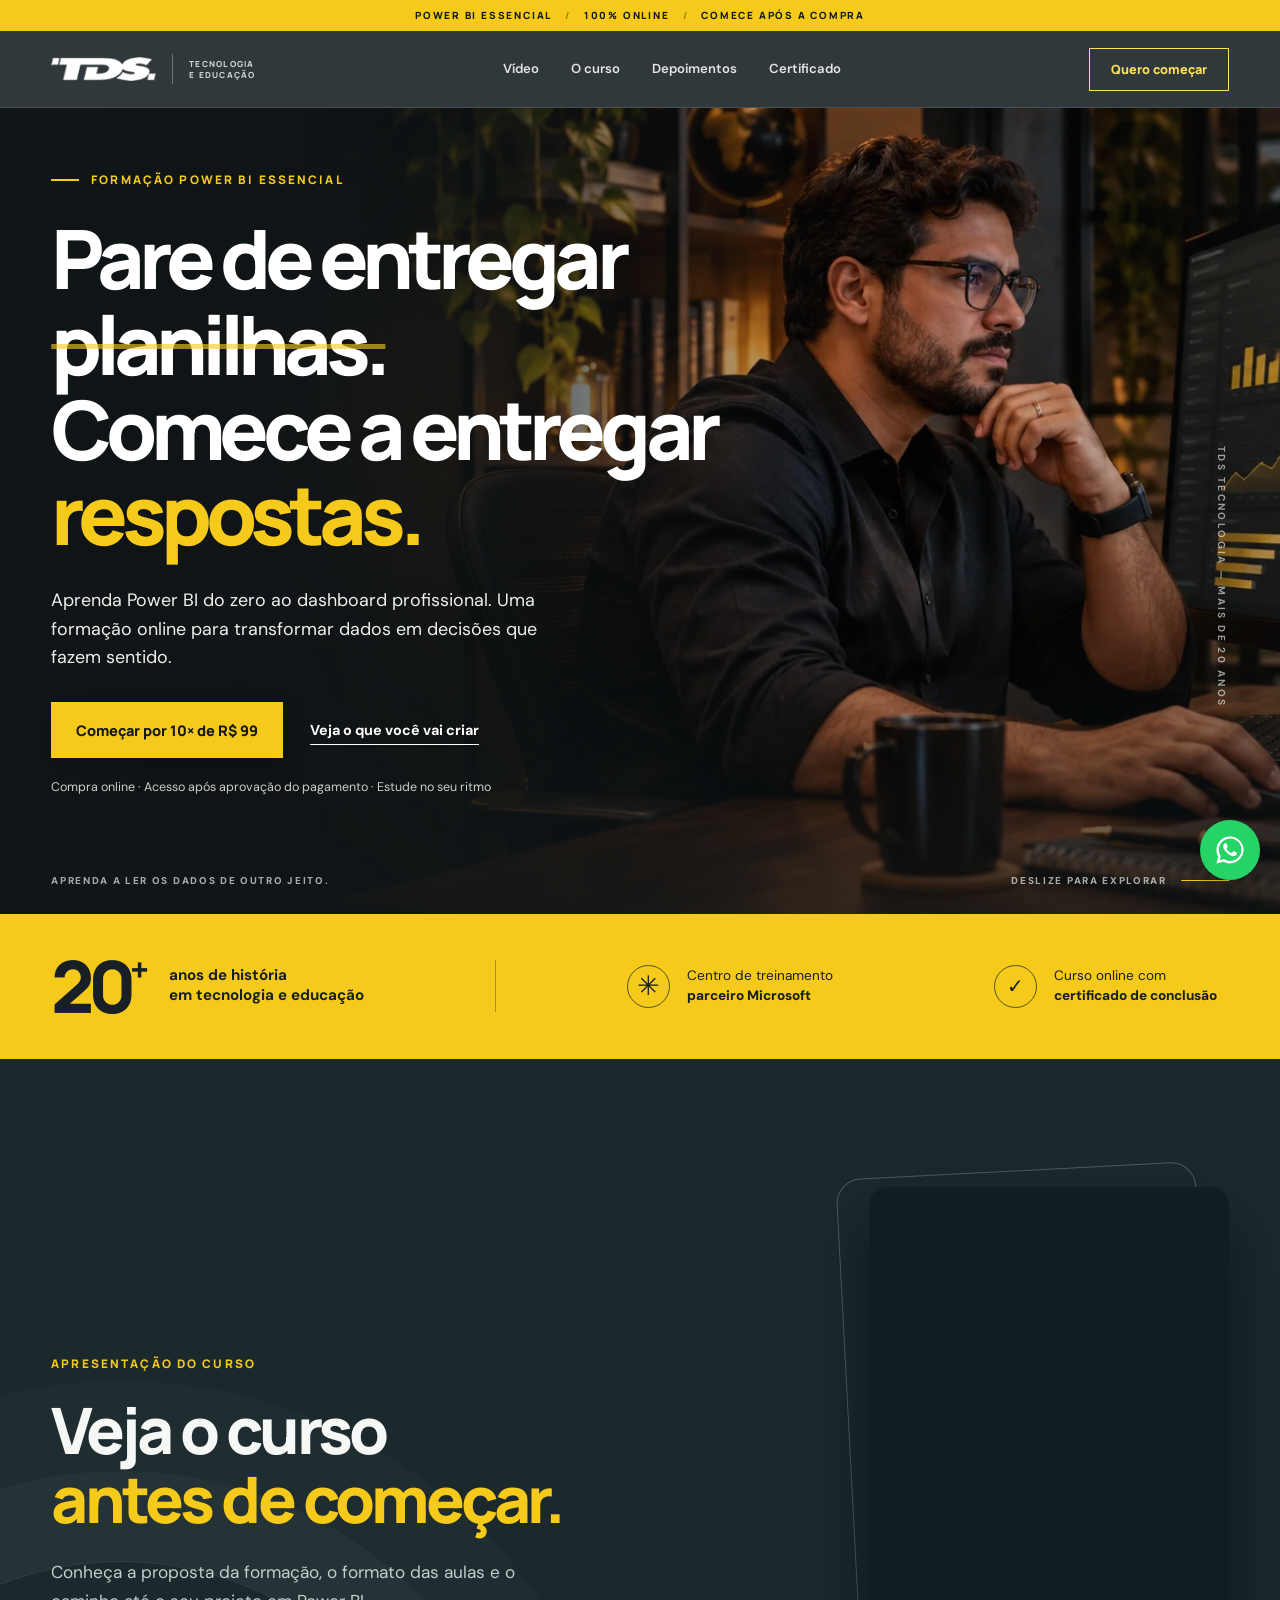
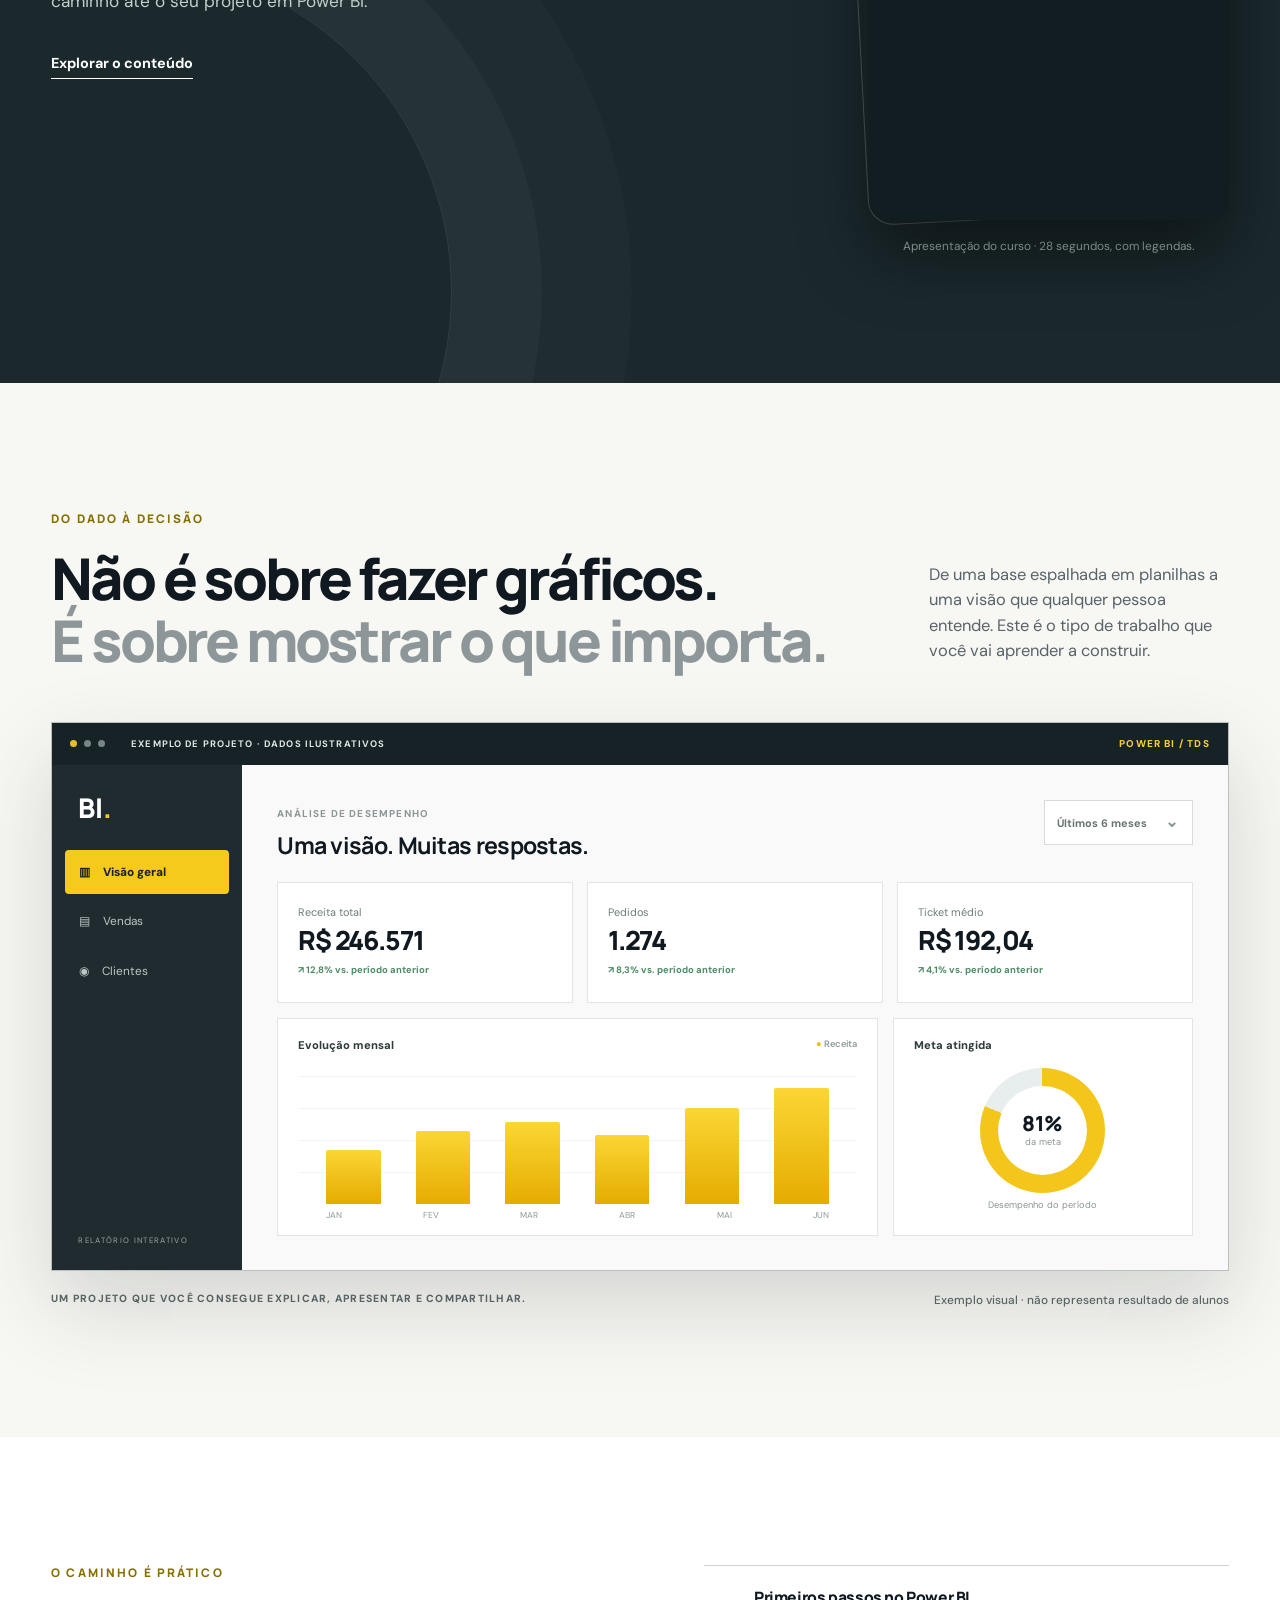
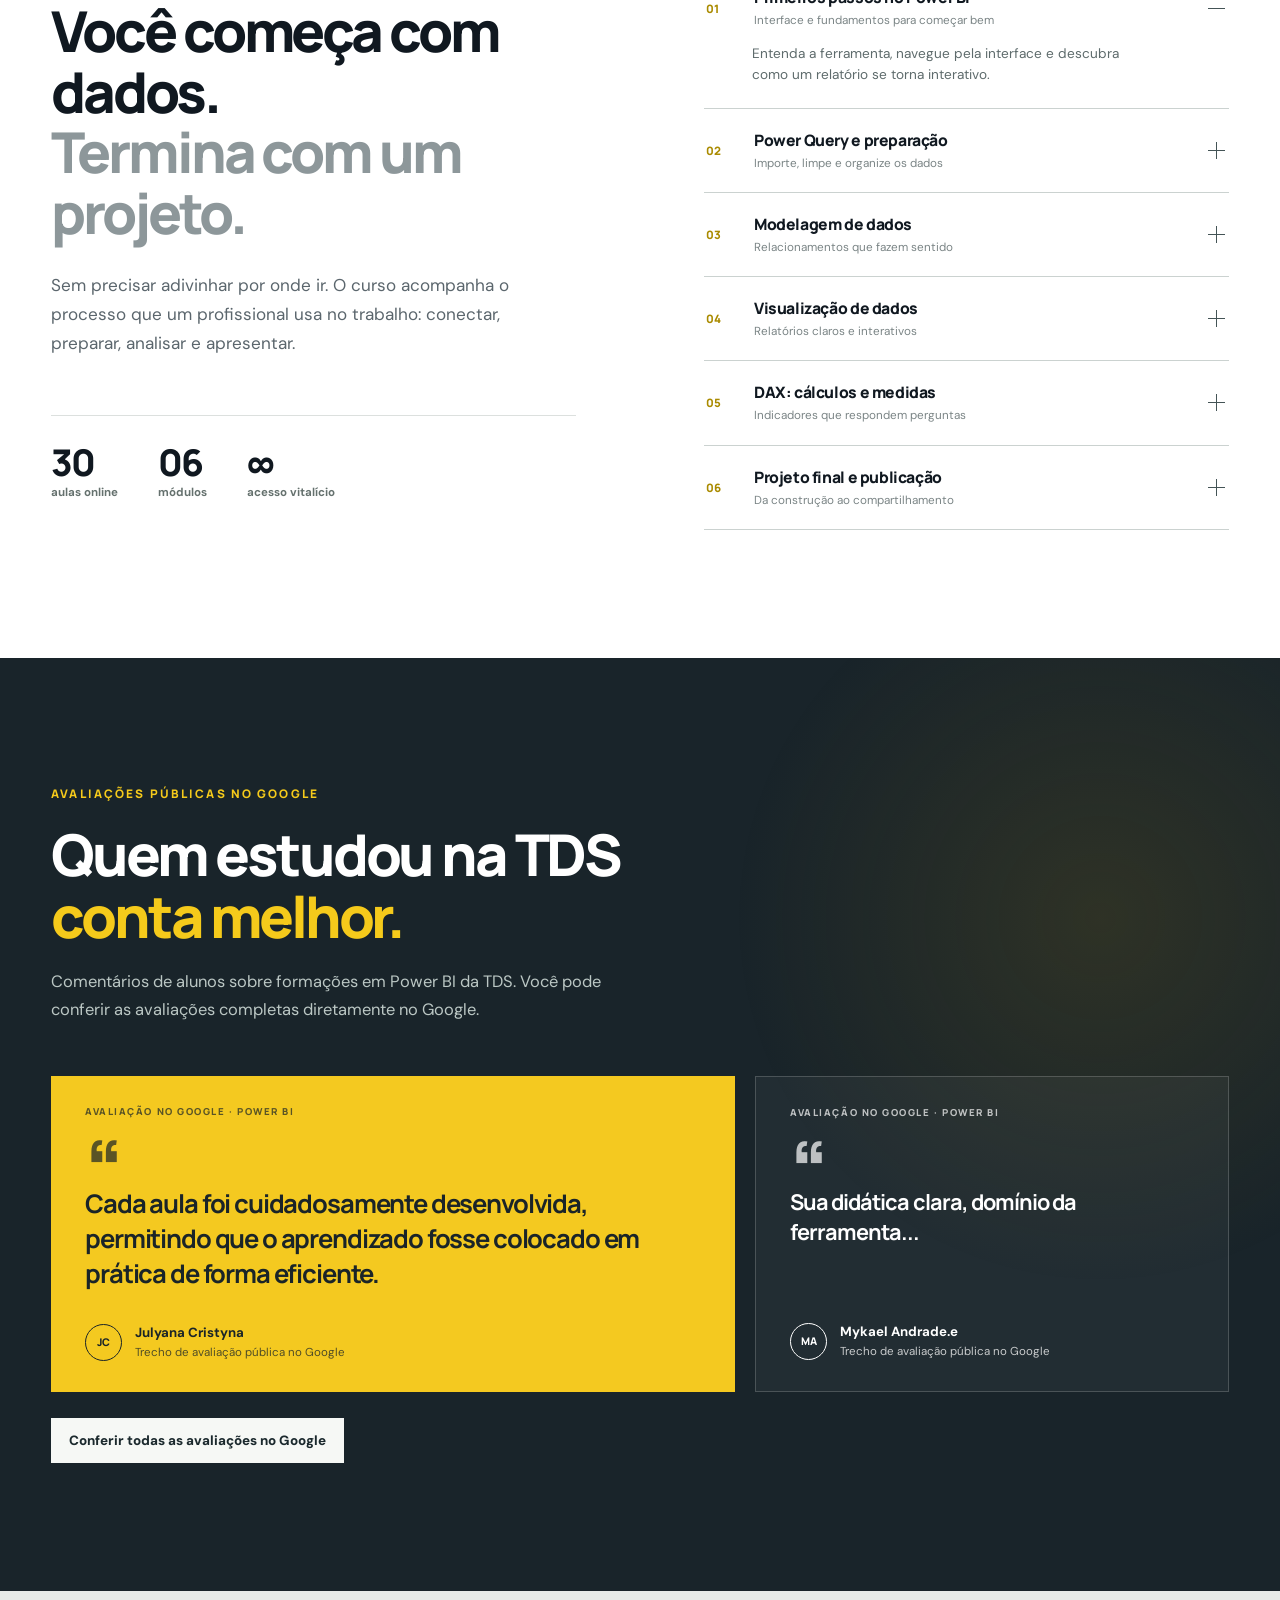
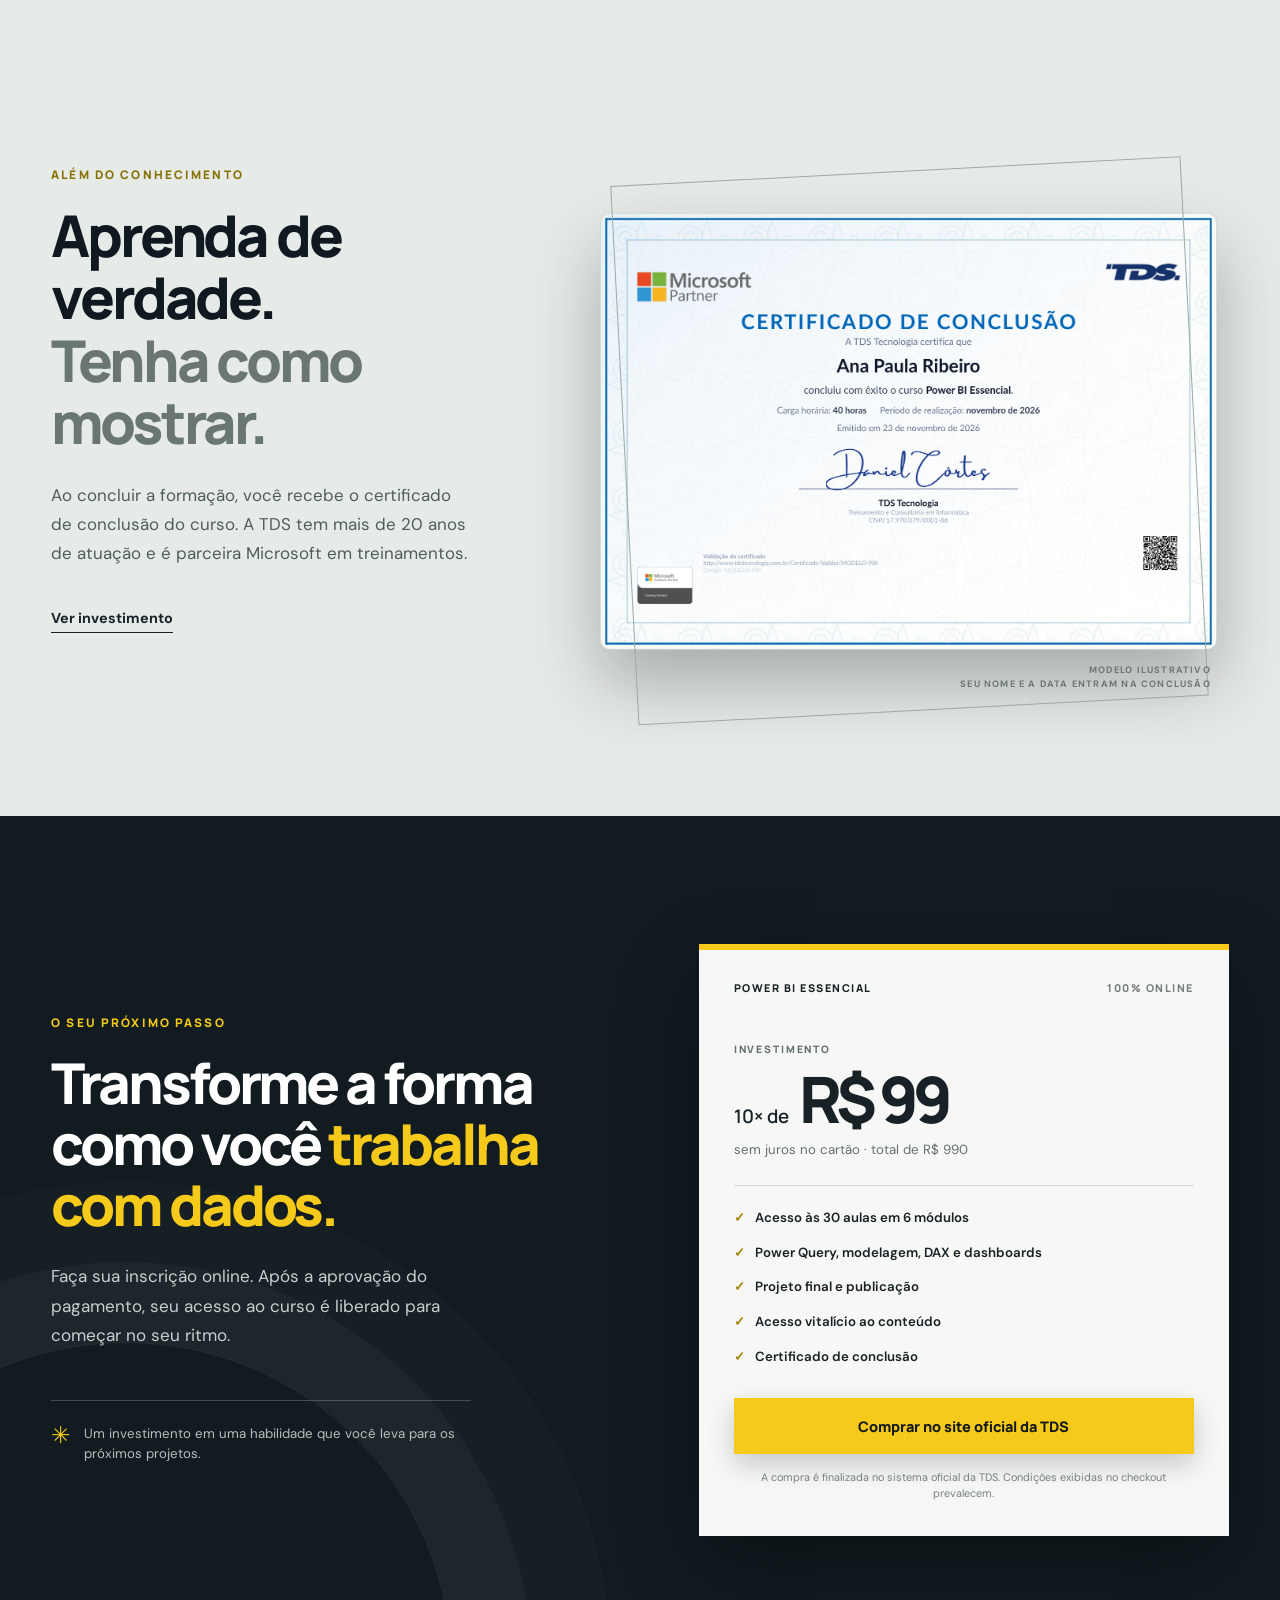
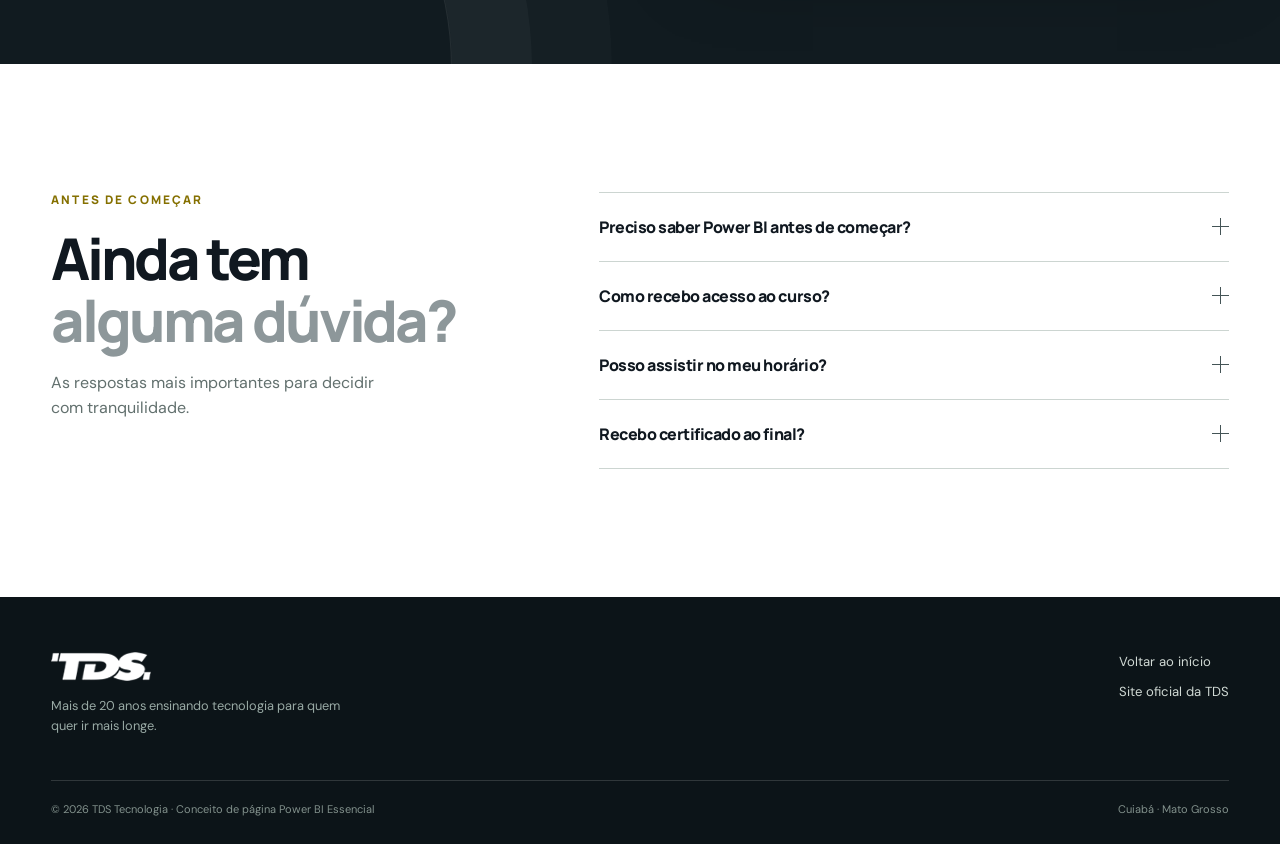
<file: src/TdsTecnologia2027.Web/wwwroot/curso/power-bi-essencial/v2/index.html>
<!doctype html>
<html lang="pt-BR">
<head>
  <!-- Google Tag Manager (TDS) - carrega GA4, Meta Pixel e Clarity -->
  <script>
    window.dataLayer = window.dataLayer || [];
    window.dataLayer.push({ hotsite_versao: 'power-bi-v2' });
  </script>
  <script>(function(w,d,s,l,i){w[l]=w[l]||[];w[l].push({'gtm.start':
  new Date().getTime(),event:'gtm.js'});var f=d.getElementsByTagName(s)[0],
  j=d.createElement(s),dl=l!='dataLayer'?'&l='+l:'';j.async=true;j.src=
  'https://www.googletagmanager.com/gtm.js?id='+i+dl;f.parentNode.insertBefore(j,f);
  })(window,document,'script','dataLayer','GTM-55XMGSDF');</script>
  <!-- End Google Tag Manager -->
  <meta charset="utf-8">
  <meta name="viewport" content="width=device-width, initial-scale=1">
  <meta name="theme-color" content="#101820">
  <meta name="description" content="Power BI Essencial da TDS Tecnologia. Aprenda do zero ao dashboard, online e no seu ritmo, com certificado de conclusão.">
  <title>Power BI Essencial | TDS Tecnologia</title>
  <link rel="preconnect" href="https://fonts.googleapis.com">
  <link rel="preconnect" href="https://fonts.gstatic.com" crossorigin>
  <link href="https://fonts.googleapis.com/css2?family=DM+Sans:wght@400;500;600;700&family=Manrope:wght@400;500;600;700;800&display=swap" rel="stylesheet">
  <link rel="preload" href="assets/hero-editorial.webp" as="image" type="image/webp">
  <link rel="stylesheet" href="styles.css">
  <script defer src="script.js"></script>
</head>
<body>
  <!-- Google Tag Manager (noscript) -->
  <noscript><iframe src="https://www.googletagmanager.com/ns.html?id=GTM-55XMGSDF"
  height="0" width="0" style="display:none;visibility:hidden"></iframe></noscript>
  <!-- End Google Tag Manager (noscript) -->
  <div class="scroll-progress" aria-hidden="true"></div>
  <div class="topline">POWER BI ESSENCIAL <span class="topline-separator">/</span> 100% ONLINE <span class="topline-separator">/</span> COMECE APÓS A COMPRA</div>

  <header class="site-header" id="topo">
    <div class="header-inner container">
      <a class="brand" href="#topo" aria-label="TDS Tecnologia, voltar ao início"><img src="assets/tds-logo-trim.png" alt="TDS" width="124" height="29"><span class="brand-rule"></span><span class="brand-caption">TECNOLOGIA<br>E EDUCAÇÃO</span></a>
      <nav class="nav-links" aria-label="Navegação principal">
        <a href="#video">Vídeo</a>
        <a href="#conteudo">O curso</a>
        <a href="#depoimentos">Depoimentos</a>
        <a href="#certificado">Certificado</a>
      </nav>
      <a class="header-buy tds-purchase" href="https://www.tdstecnologia.com.br/comprar/power-bi-essencial">Quero começar</a>
      <button class="menu-toggle" type="button" aria-label="Abrir menu" aria-expanded="false" aria-controls="mobile-menu"><span></span><span></span></button>
    </div>
    <nav class="mobile-menu" id="mobile-menu" aria-label="Navegação móvel" hidden>
      <a href="#video">Vídeo</a><a href="#conteudo">O curso</a><a href="#depoimentos">Depoimentos</a><a href="#certificado">Certificado</a><a href="#investimento">Investimento</a>
    </nav>
  </header>

  <main>
    <section class="hero" aria-labelledby="hero-title">
      <div class="hero-photo" data-parallax="0.18" aria-hidden="true"></div>
      <div class="hero-vignette" aria-hidden="true"></div>
      <div class="container hero-inner">
        <div class="hero-copy">
          <div class="eyebrow hero-eyebrow"><span class="eyebrow-line"></span> FORMAÇÃO POWER BI ESSENCIAL</div>
          <h1 id="hero-title">Pare de entregar<br><em>planilhas.</em><br>Comece a entregar<br><span>respostas.</span></h1>
          <p>Aprenda Power BI do zero ao dashboard profissional. Uma formação online para transformar dados em decisões que fazem sentido.</p>
          <div class="hero-actions">
            <a class="btn btn-yellow tds-purchase" href="https://www.tdstecnologia.com.br/comprar/power-bi-essencial">Começar por 10× de R$ 99</a>
            <a class="text-link" href="#resultado">Veja o que você vai criar <span class="link-underline"></span></a>
          </div>
          <div class="hero-micro">Compra online · Acesso após aprovação do pagamento · Estude no seu ritmo</div>
        </div>
        <div class="hero-vertical" aria-hidden="true">TDS TECNOLOGIA — MAIS DE 20 ANOS</div>
      </div>
      <div class="hero-bottom container"><span>APRENDA A LER OS DADOS DE OUTRO JEITO.</span><span class="scroll-cue">DESLIZE PARA EXPLORAR <span class="cue-line"></span></span></div>
    </section>

    <section class="trust-band" aria-label="Sobre a TDS">
      <div class="container trust-inner">
        <div class="trust-main"><strong>20<span>+</span></strong><p>anos de história<br>em tecnologia e educação</p></div>
        <div class="trust-divider"></div>
        <div class="trust-item"><span class="trust-icon">✳</span><span>Centro de treinamento<br><strong>parceiro Microsoft</strong></span></div>
        <div class="trust-item"><span class="trust-icon circle-icon">✓</span><span>Curso online com<br><strong>certificado de conclusão</strong></span></div>
      </div>
    </section>

    <section class="section video-section" id="video" aria-labelledby="video-title">
      <div class="container video-layout">
        <div class="video-copy reveal">
          <div class="eyebrow light-eyebrow">APRESENTAÇÃO DO CURSO</div>
          <h2 id="video-title">Veja o curso<br><span>antes de começar.</span></h2>
          <p>Conheça a proposta da formação, o formato das aulas e o caminho até o seu projeto em Power BI.</p>
          <a class="text-link" href="#conteudo">Explorar o conteúdo <span class="link-underline"></span></a>
        </div>
        <div class="video-stage reveal">
          <!-- data-video-src vazio: o player é o Vimeo (iframe) abaixo. -->
          <div class="video-frame" data-video-src="" aria-label="Vídeo de apresentação do curso Power BI Essencial">
            <iframe src="https://player.vimeo.com/video/1247363667?title=0&amp;byline=0&amp;portrait=0&amp;dnt=1&amp;autoplay=1&amp;muted=1&amp;loop=1&amp;playsinline=1"
              style="position:absolute;inset:0;width:100%;height:100%;border:0;display:block"
              allow="autoplay; fullscreen; picture-in-picture; clipboard-write; encrypted-media; web-share"
              referrerpolicy="strict-origin-when-cross-origin" title="Apresentação do curso Power BI Essencial" loading="lazy"></iframe>
          </div>
          <p class="video-stage-caption">Apresentação do curso · 28 segundos, com legendas.</p>
        </div>
      </div>
    </section>

    <section class="section result-section" id="resultado" aria-labelledby="result-title">
      <div class="container">
        <div class="result-heading reveal">
          <div><div class="eyebrow dark-eyebrow">DO DADO À DECISÃO</div><h2 id="result-title">Não é sobre fazer gráficos.<br><span>É sobre mostrar o que importa.</span></h2></div>
          <p>De uma base espalhada em planilhas a uma visão que qualquer pessoa entende. Este é o tipo de trabalho que você vai aprender a construir.</p>
        </div>
        <div class="showcase-wrap reveal">
          <div class="showcase-top"><span class="showcase-dot"></span><span class="showcase-dot"></span><span class="showcase-dot"></span><span class="showcase-label">EXEMPLO DE PROJETO · DADOS ILUSTRATIVOS</span><span class="showcase-brand">POWER BI / TDS</span></div>
          <div class="showcase-body">
            <aside class="showcase-sidebar"><div class="sidebar-logo">BI<span>.</span></div><div class="sidebar-item active">▥ <span>Visão geral</span></div><div class="sidebar-item">▤ <span>Vendas</span></div><div class="sidebar-item">◉ <span>Clientes</span></div><div class="sidebar-bottom">RELATÓRIO INTERATIVO</div></aside>
            <div class="dashboard-content">
              <div class="dashboard-heading"><div><span>ANÁLISE DE DESEMPENHO</span><h3>Uma visão. Muitas respostas.</h3></div><div class="dashboard-filter">Últimos 6 meses <span>⌄</span></div></div>
              <div class="kpi-grid"><div class="kpi"><small>Receita total</small><strong data-value="248500" data-format="brl">R$ 248.500</strong><span>↗ 12,8% vs. período anterior</span></div><div class="kpi"><small>Pedidos</small><strong data-value="1284" data-format="number">1.284</strong><span>↗ 8,3% vs. período anterior</span></div><div class="kpi"><small>Ticket médio</small><strong data-value="193.54" data-format="brl-2">R$ 193,54</strong><span>↗ 4,1% vs. período anterior</span></div></div>
              <div class="chart-grid"><div class="chart-card"><div class="chart-title">Evolução mensal <span>● Receita</span></div><div class="bars" aria-label="Gráfico ilustrativo de receita mensal"><i style="--bar:42%"></i><i style="--bar:57%"></i><i style="--bar:64%"></i><i style="--bar:54%"></i><i style="--bar:75%"></i><i style="--bar:90%"></i></div><div class="bar-labels"><span>JAN</span><span>FEV</span><span>MAR</span><span>ABR</span><span>MAI</span><span>JUN</span></div></div><div class="chart-card share-card"><div class="chart-title">Meta atingida</div><div class="donut"><div><strong data-value="82" data-format="percent">82%</strong><small>da meta</small></div></div><div class="share-foot">Desempenho do período</div></div></div>
            </div>
          </div>
        </div>
        <div class="result-caption"><span>UM PROJETO QUE VOCÊ CONSEGUE EXPLICAR, APRESENTAR E COMPARTILHAR.</span><span>Exemplo visual · não representa resultado de alunos</span></div>
      </div>
    </section>

    <section class="section learning-section" id="conteudo" aria-labelledby="learning-title">
      <div class="container learning-layout">
        <div class="learning-intro reveal"><div class="eyebrow dark-eyebrow">O CAMINHO É PRÁTICO</div><h2 id="learning-title">Você começa com dados.<br><span>Termina com um projeto.</span></h2><p>Sem precisar adivinhar por onde ir. O curso acompanha o processo que um profissional usa no trabalho: conectar, preparar, analisar e apresentar.</p><div class="learning-stats"><div><strong>30</strong><span>aulas online</span></div><div><strong>06</strong><span>módulos</span></div><div><strong>∞</strong><span>acesso vitalício</span></div></div></div>
        <div class="module-list reveal" aria-label="Conteúdo do curso">
          <details open><summary><span class="module-index">01</span><span><strong>Primeiros passos no Power BI</strong><small>Interface e fundamentos para começar bem</small></span><span class="plus"></span></summary><p>Entenda a ferramenta, navegue pela interface e descubra como um relatório se torna interativo.</p></details>
          <details><summary><span class="module-index">02</span><span><strong>Power Query e preparação</strong><small>Importe, limpe e organize os dados</small></span><span class="plus"></span></summary><p>Conecte fontes, transforme informações e prepare uma base confiável para análise.</p></details>
          <details><summary><span class="module-index">03</span><span><strong>Modelagem de dados</strong><small>Relacionamentos que fazem sentido</small></span><span class="plus"></span></summary><p>Estruture tabelas e relacionamentos para construir uma análise consistente.</p></details>
          <details><summary><span class="module-index">04</span><span><strong>Visualização de dados</strong><small>Relatórios claros e interativos</small></span><span class="plus"></span></summary><p>Escolha visuais, organize a leitura e faça o público encontrar as respostas.</p></details>
          <details><summary><span class="module-index">05</span><span><strong>DAX: cálculos e medidas</strong><small>Indicadores que respondem perguntas</small></span><span class="plus"></span></summary><p>Crie medidas e indicadores para extrair mais valor da sua base de dados.</p></details>
          <details><summary><span class="module-index">06</span><span><strong>Projeto final e publicação</strong><small>Da construção ao compartilhamento</small></span><span class="plus"></span></summary><p>Reúna o que aprendeu em um relatório final e publique para compartilhar.</p></details>
        </div>
      </div>
    </section>

    <section class="section quote-section" id="depoimentos" aria-labelledby="quote-title">
      <div class="quote-glow" data-parallax="0.1" aria-hidden="true"></div>
      <div class="container quote-container">
        <div class="quote-heading reveal"><div class="eyebrow light-eyebrow">AVALIAÇÕES PÚBLICAS NO GOOGLE</div><h2 id="quote-title">Quem estudou na TDS<br><span>conta melhor.</span></h2><p>Comentários de alunos sobre formações em Power BI da TDS. Você pode conferir as avaliações completas diretamente no Google.</p></div>
        <div class="quotes-grid reveal">
          <blockquote class="quote-card featured"><span class="quote-origin">AVALIAÇÃO NO GOOGLE · POWER BI</span><span class="quote-mark">“</span><p>Cada aula foi cuidadosamente desenvolvida, permitindo que o aprendizado fosse colocado em prática de forma eficiente.</p><footer><span class="initials">JC</span><span><strong>Julyana Cristyna</strong><small>Trecho de avaliação pública no Google</small></span></footer></blockquote>
          <blockquote class="quote-card secondary"><span class="quote-origin">AVALIAÇÃO NO GOOGLE · POWER BI</span><span class="quote-mark">“</span><p>Sua didática clara, domínio da ferramenta...</p><footer><span class="initials">MA</span><span><strong>Mykael Andrade.e</strong><small>Trecho de avaliação pública no Google</small></span></footer></blockquote>
        </div>
        <a class="source-link google-reviews-link" href="https://www.google.com/search?q=tds+tecnologia#lrd=0x939db190f3cd37af:0x512c0739904499c9,1,,,," target="_blank" rel="noopener noreferrer" aria-label="Conferir todas as avaliações no Google (abre em uma nova aba)">Conferir todas as avaliações no Google</a>
      </div>
    </section>

    <section class="section certificate-section" id="certificado" aria-labelledby="certificate-title">
      <div class="container certificate-layout">
        <div class="certificate-copy reveal"><div class="eyebrow dark-eyebrow">ALÉM DO CONHECIMENTO</div><h2 id="certificate-title">Aprenda de verdade.<br><span>Tenha como mostrar.</span></h2><p>Ao concluir a formação, você recebe o certificado de conclusão do curso. A TDS tem mais de 20 anos de atuação e é parceira Microsoft em treinamentos.</p><a class="text-link dark-link" href="#investimento">Ver investimento <span class="link-underline"></span></a></div>
        <div class="certificate-stage reveal" data-parallax="0.06"><img class="certificate-img" src="assets/certificado-power-bi-microsoft.png" alt="Modelo do certificado de conclusão do curso Power BI Essencial, emitido pela TDS Tecnologia, parceira Microsoft" loading="lazy" width="1558" height="1101"><div class="cert-stamp">MODELO ILUSTRATIVO<br>SEU NOME E A DATA ENTRAM NA CONCLUSÃO</div></div>
      </div>
    </section>

    <section class="section offer-section" id="investimento" aria-labelledby="offer-title">
      <div class="container offer-layout">
        <div class="offer-copy reveal"><div class="eyebrow light-eyebrow">O SEU PRÓXIMO PASSO</div><h2 id="offer-title">Transforme a forma<br>como você <span>trabalha<br>com dados.</span></h2><p>Faça sua inscrição online. Após a aprovação do pagamento, seu acesso ao curso é liberado para começar no seu ritmo.</p><div class="offer-note"><span>✳</span> Um investimento em uma habilidade que você leva para os próximos projetos.</div></div>
        <div class="price-card reveal"><div class="price-header"><span>POWER BI ESSENCIAL</span><span>100% ONLINE</span></div><div class="price-main"><small>INVESTIMENTO</small><div class="price-line"><span>10× de</span><strong>R$ 99</strong></div><p>sem juros no cartão · total de R$ 990</p></div><div class="price-divider"></div><ul><li>Acesso às 30 aulas em 6 módulos</li><li>Power Query, modelagem, DAX e dashboards</li><li>Projeto final e publicação</li><li>Acesso vitalício ao conteúdo</li><li>Certificado de conclusão</li></ul><a class="btn btn-yellow full-btn tds-purchase" href="https://www.tdstecnologia.com.br/comprar/power-bi-essencial">Comprar no site oficial da TDS</a><p class="price-foot">A compra é finalizada no sistema oficial da TDS. Condições exibidas no checkout prevalecem.</p></div>
      </div>
    </section>

    <section class="section faq-section" id="duvidas" aria-labelledby="faq-title"><div class="container faq-layout"><div class="reveal"><div class="eyebrow dark-eyebrow">ANTES DE COMEÇAR</div><h2 id="faq-title">Ainda tem<br><span>alguma dúvida?</span></h2><p>As respostas mais importantes para decidir com tranquilidade.</p></div><div class="faq-list reveal"><details><summary>Preciso saber Power BI antes de começar?<span class="plus"></span></summary><p>Não. A formação começa pelos primeiros passos. Conhecimentos básicos de Excel e de dados ajudam a acompanhar os exercícios.</p></details><details><summary>Como recebo acesso ao curso?<span class="plus"></span></summary><p>A compra é feita online. O acesso às aulas é liberado após a aprovação do pagamento.</p></details><details><summary>Posso assistir no meu horário?<span class="plus"></span></summary><p>Sim. As aulas são online e você estuda no seu ritmo, com acesso vitalício ao conteúdo.</p></details><details><summary>Recebo certificado ao final?<span class="plus"></span></summary><p>Sim. O curso inclui certificado de conclusão. Consulte as condições específicas no checkout oficial da TDS.</p></details></div></div></section>
  </main>

  <footer class="site-footer"><div class="container footer-main"><div><img src="assets/tds-logo-trim.png" alt="TDS" width="124" height="29"><p>Mais de 20 anos ensinando tecnologia para quem quer ir mais longe.</p></div><div><a href="#topo">Voltar ao início</a><a href="https://www.tdstecnologia.com.br/" target="_blank" rel="noopener">Site oficial da TDS</a></div></div><div class="container footer-bottom"><span>© 2026 TDS Tecnologia · Conceito de página Power BI Essencial</span><span>Cuiabá · Mato Grosso</span></div></footer>
  <div class="mobile-sticky"><span><strong>10× R$ 99</strong><small>Power BI online</small></span><a class="tds-purchase" href="https://www.tdstecnologia.com.br/comprar/power-bi-essencial">Quero começar</a></div>

<!-- Botão flutuante WhatsApp (dúvidas) -->
<a class="tds-wa-fab" href="https://wa.me/5565993541604?text=Ol%C3%A1%21%20Tenho%20uma%20d%C3%BAvida%20sobre%20o%20curso%20Power%20BI%20Essencial." target="_blank" rel="noopener" aria-label="Fale conosco no WhatsApp" title="Fale conosco no WhatsApp">
  <span class="tds-wa-fab__ico" aria-hidden="true"><svg viewBox="0 0 32 32" role="img"><path d="M16.003 3.2c-7.06 0-12.8 5.74-12.8 12.8 0 2.26.59 4.47 1.71 6.42L3.2 28.8l6.57-1.72a12.74 12.74 0 0 0 6.23 1.6h.01c7.06 0 12.8-5.74 12.8-12.8S23.06 3.2 16 3.2zm0 23.07h-.01a10.6 10.6 0 0 1-5.4-1.48l-.39-.23-3.9 1.02 1.04-3.8-.25-.39a10.6 10.6 0 0 1-1.62-5.65c0-5.86 4.77-10.63 10.64-10.63 2.84 0 5.51 1.11 7.52 3.12a10.56 10.56 0 0 1 3.11 7.52c0 5.86-4.77 10.63-10.63 10.63zm5.83-7.96c-.32-.16-1.89-.93-2.18-1.04-.29-.11-.5-.16-.71.16-.21.32-.82 1.04-1 1.25-.18.21-.37.24-.69.08-.32-.16-1.35-.5-2.57-1.59-.95-.85-1.59-1.9-1.78-2.22-.18-.32-.02-.49.14-.65.14-.14.32-.37.48-.56.16-.18.21-.32.32-.53.11-.21.05-.4-.03-.56-.08-.16-.71-1.71-.97-2.34-.26-.62-.52-.54-.71-.55l-.61-.01c-.21 0-.56.08-.85.4-.29.32-1.11 1.09-1.11 2.66 0 1.57 1.14 3.08 1.3 3.29.16.21 2.25 3.43 5.45 4.81.76.33 1.35.52 1.81.67.76.24 1.46.21 2.01.13.61-.09 1.89-.77 2.16-1.52.27-.74.27-1.38.19-1.52-.08-.14-.29-.21-.61-.37z"/></svg></span>
  <span class="tds-wa-fab__label">Dúvidas? Fale conosco</span>
</a>
<style>
.tds-wa-fab{position:fixed;right:20px;bottom:20px;z-index:2147483000;display:flex;align-items:center;height:60px;max-width:60px;border-radius:30px;background:#25d366;color:#fff;text-decoration:none;box-shadow:0 8px 24px rgba(0,0,0,.28);overflow:hidden;font-family:Inter,-apple-system,"Segoe UI",Arial,sans-serif;transition:max-width .35s cubic-bezier(.2,.7,.3,1),transform .25s;animation:tds-wa-pulse 2.6s ease-out infinite}
.tds-wa-fab__ico{flex:0 0 60px;display:flex;align-items:center;justify-content:center}
.tds-wa-fab__ico svg{width:34px;height:34px;fill:#fff}
.tds-wa-fab__label{white-space:nowrap;font-weight:600;font-size:15px;padding-right:24px;opacity:0;transition:opacity .25s .05s}
.tds-wa-fab:hover,.tds-wa-fab:focus-visible{max-width:320px;transform:translateY(-2px)}
.tds-wa-fab:hover .tds-wa-fab__label,.tds-wa-fab:focus-visible .tds-wa-fab__label{opacity:1}
@keyframes tds-wa-pulse{0%{box-shadow:0 8px 24px rgba(0,0,0,.28),0 0 0 0 rgba(37,211,102,.55)}70%{box-shadow:0 8px 24px rgba(0,0,0,.28),0 0 0 16px rgba(37,211,102,0)}100%{box-shadow:0 8px 24px rgba(0,0,0,.28),0 0 0 0 rgba(37,211,102,0)}}
@media (max-width:700px){.tds-wa-fab{right:16px;bottom:88px;height:56px;max-width:56px}.tds-wa-fab__ico{flex-basis:56px}.tds-wa-fab__label{display:none}}
@media (prefers-reduced-motion:reduce){.tds-wa-fab{animation:none}}
</style>
</body>
</html>
</file>
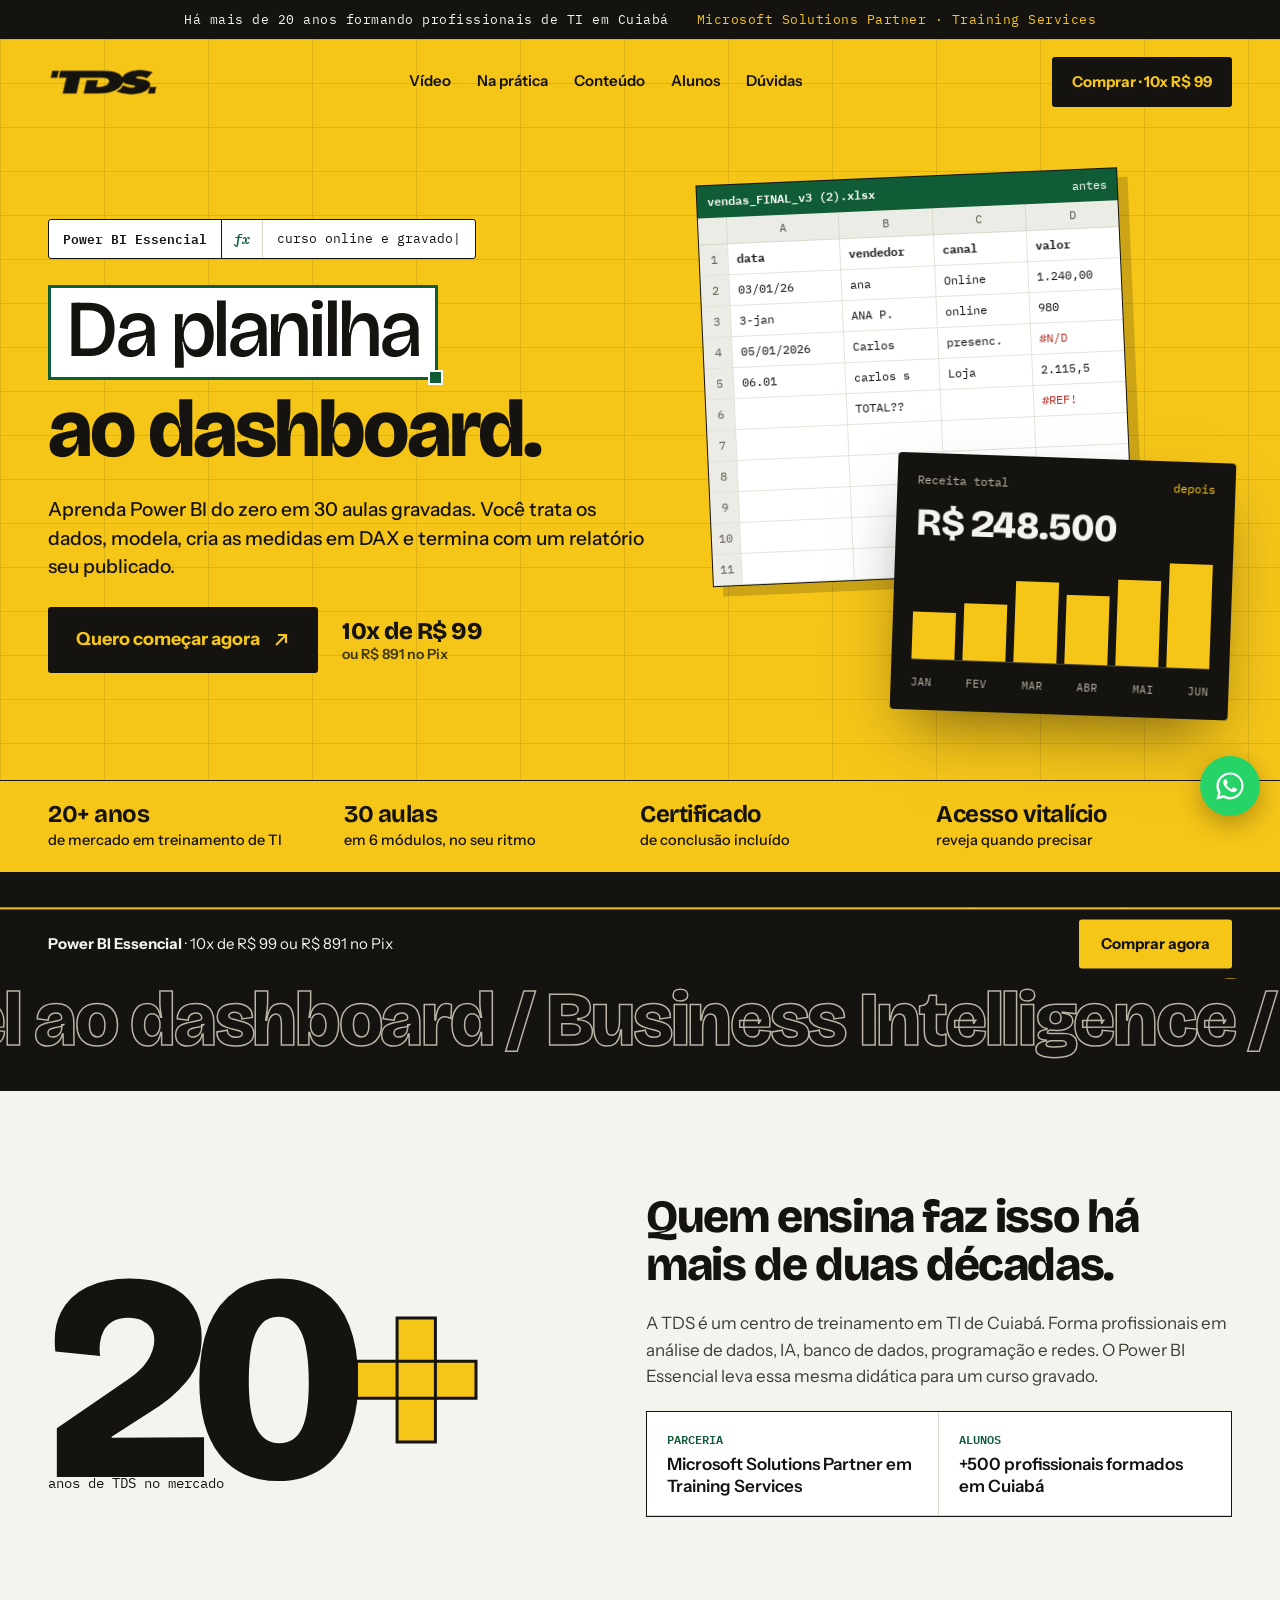
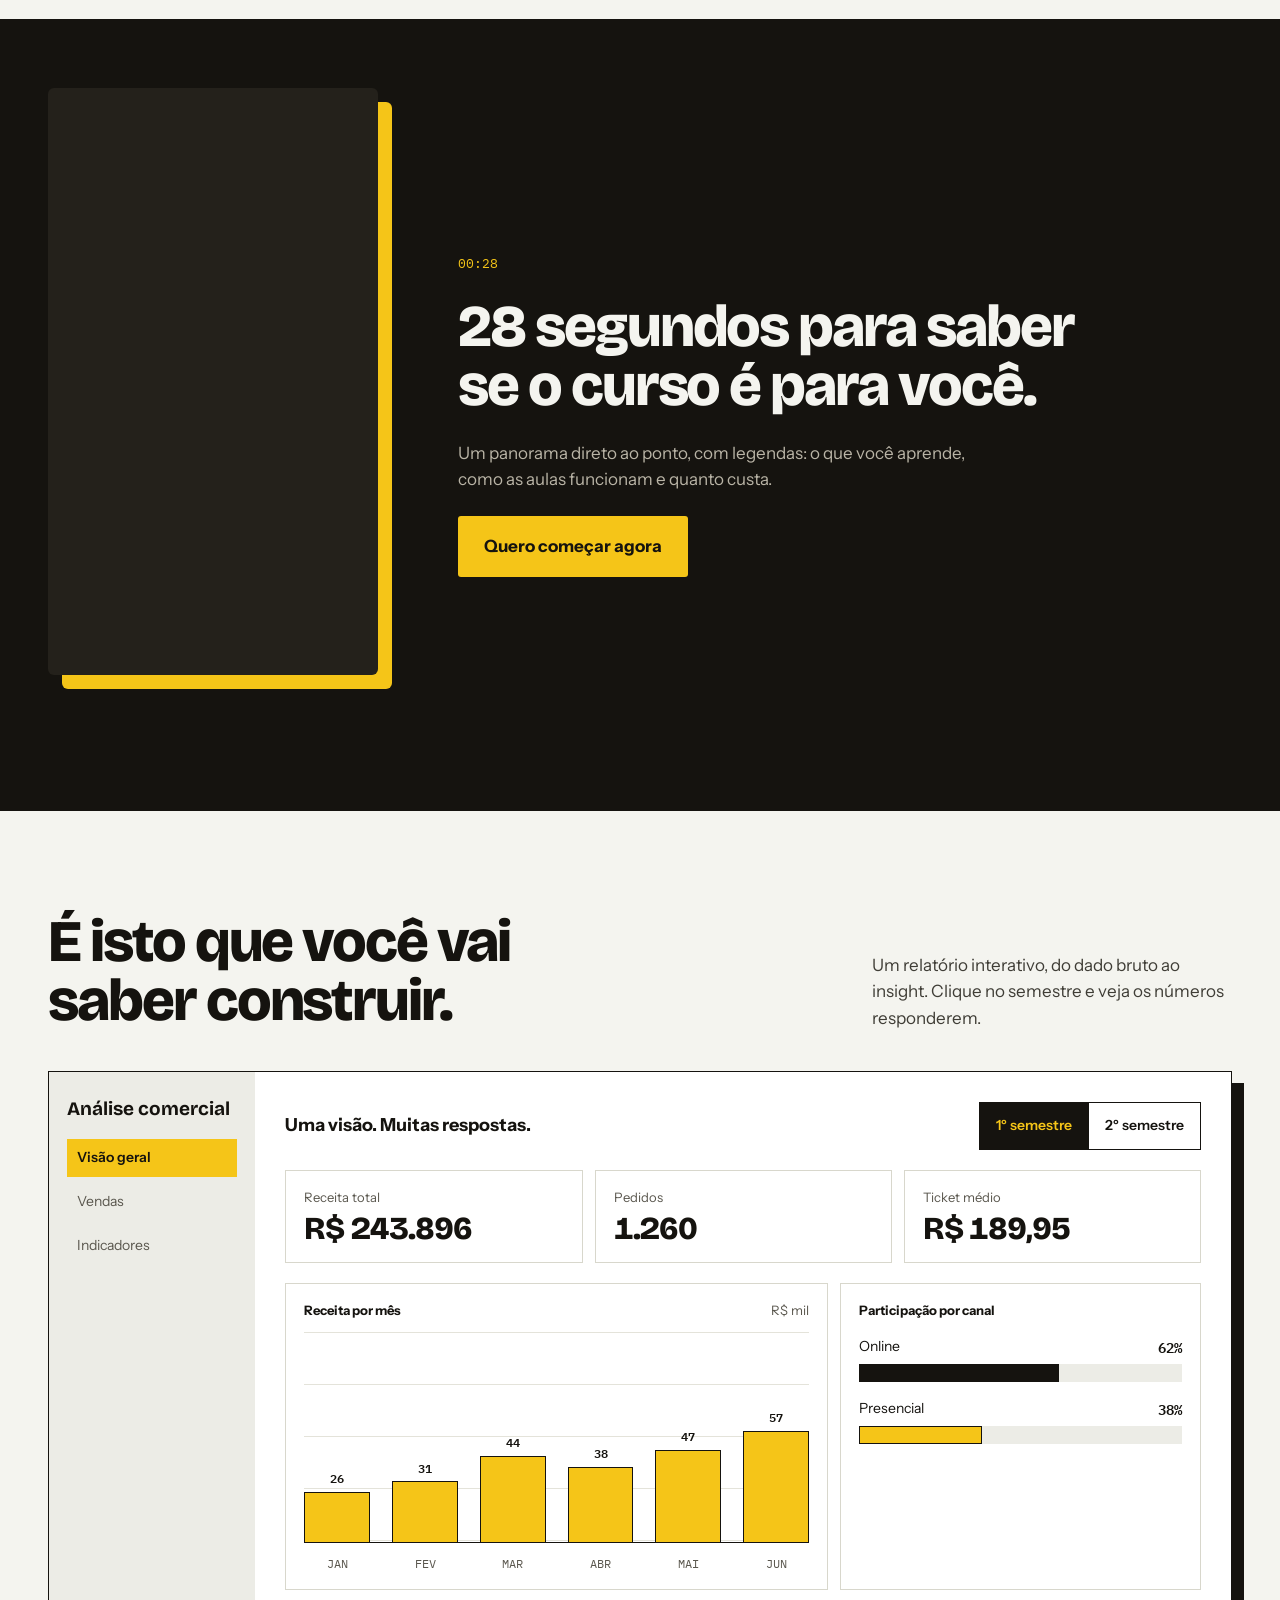
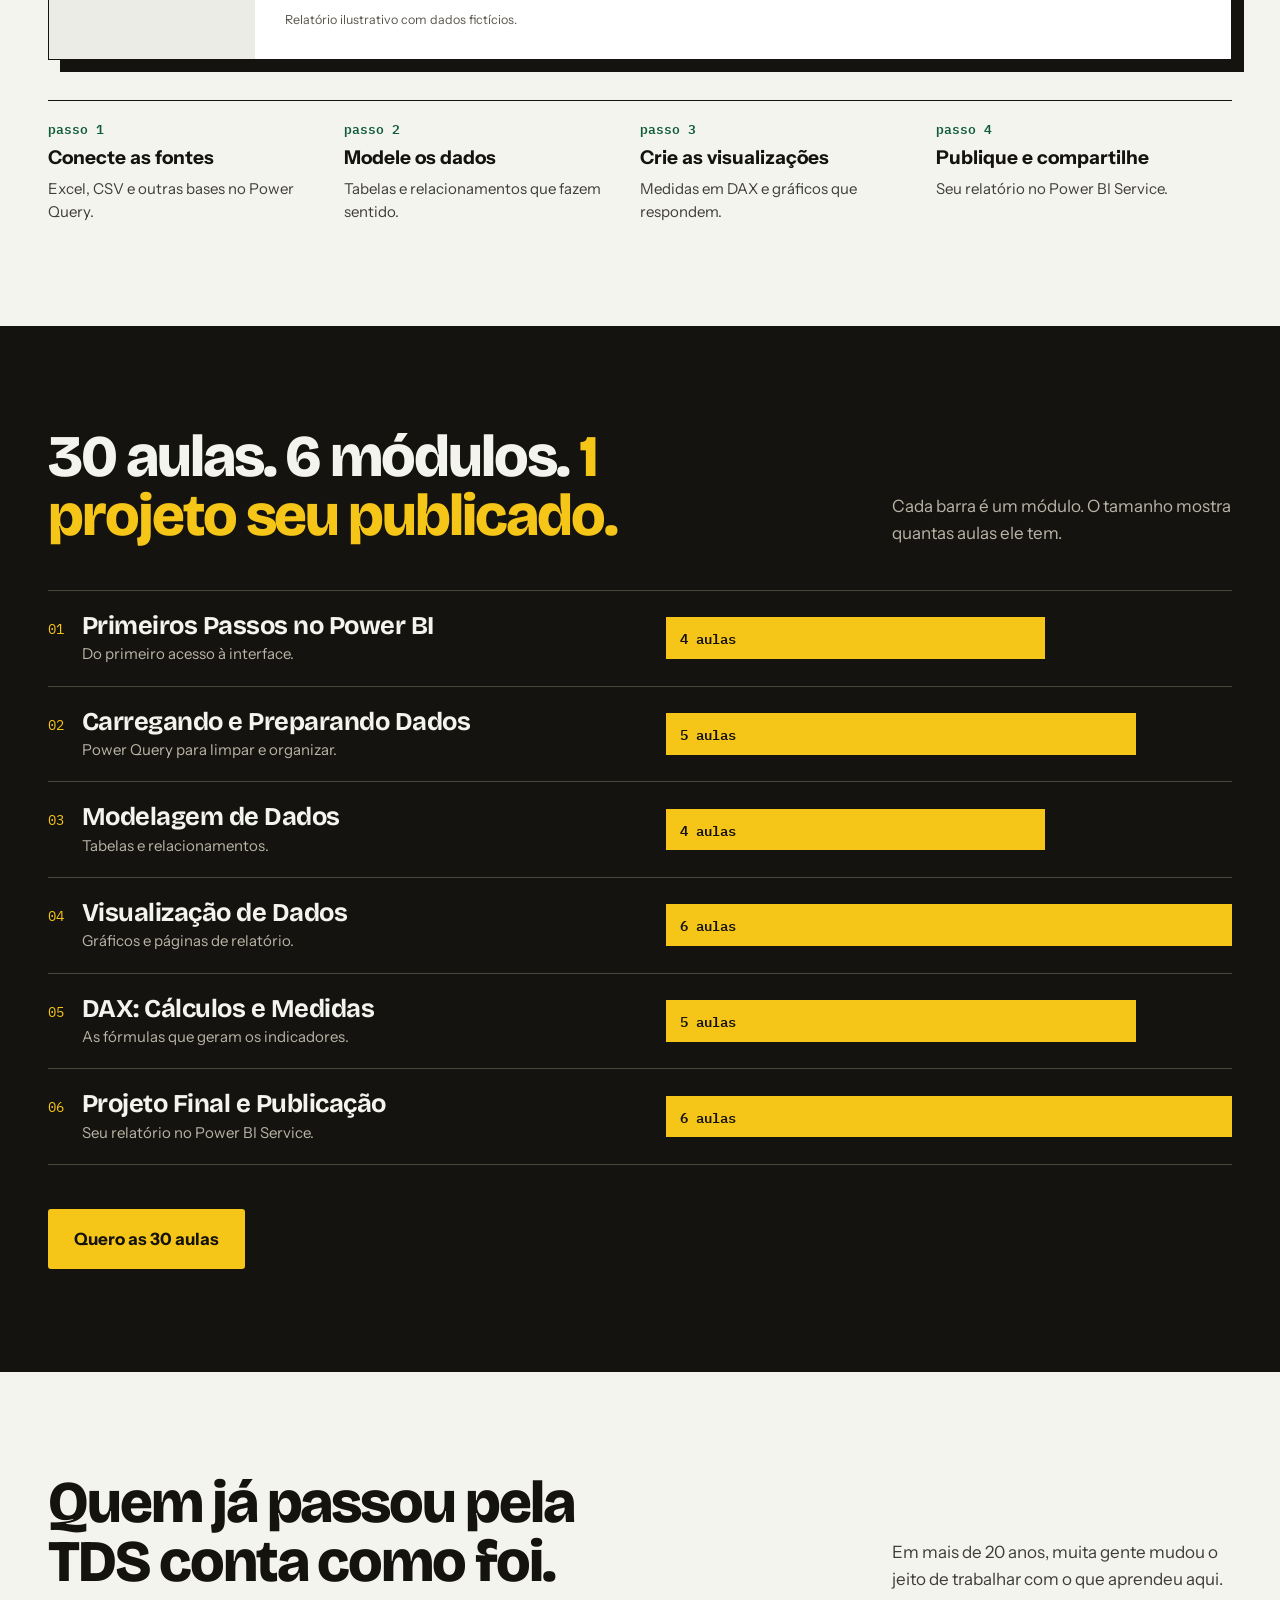
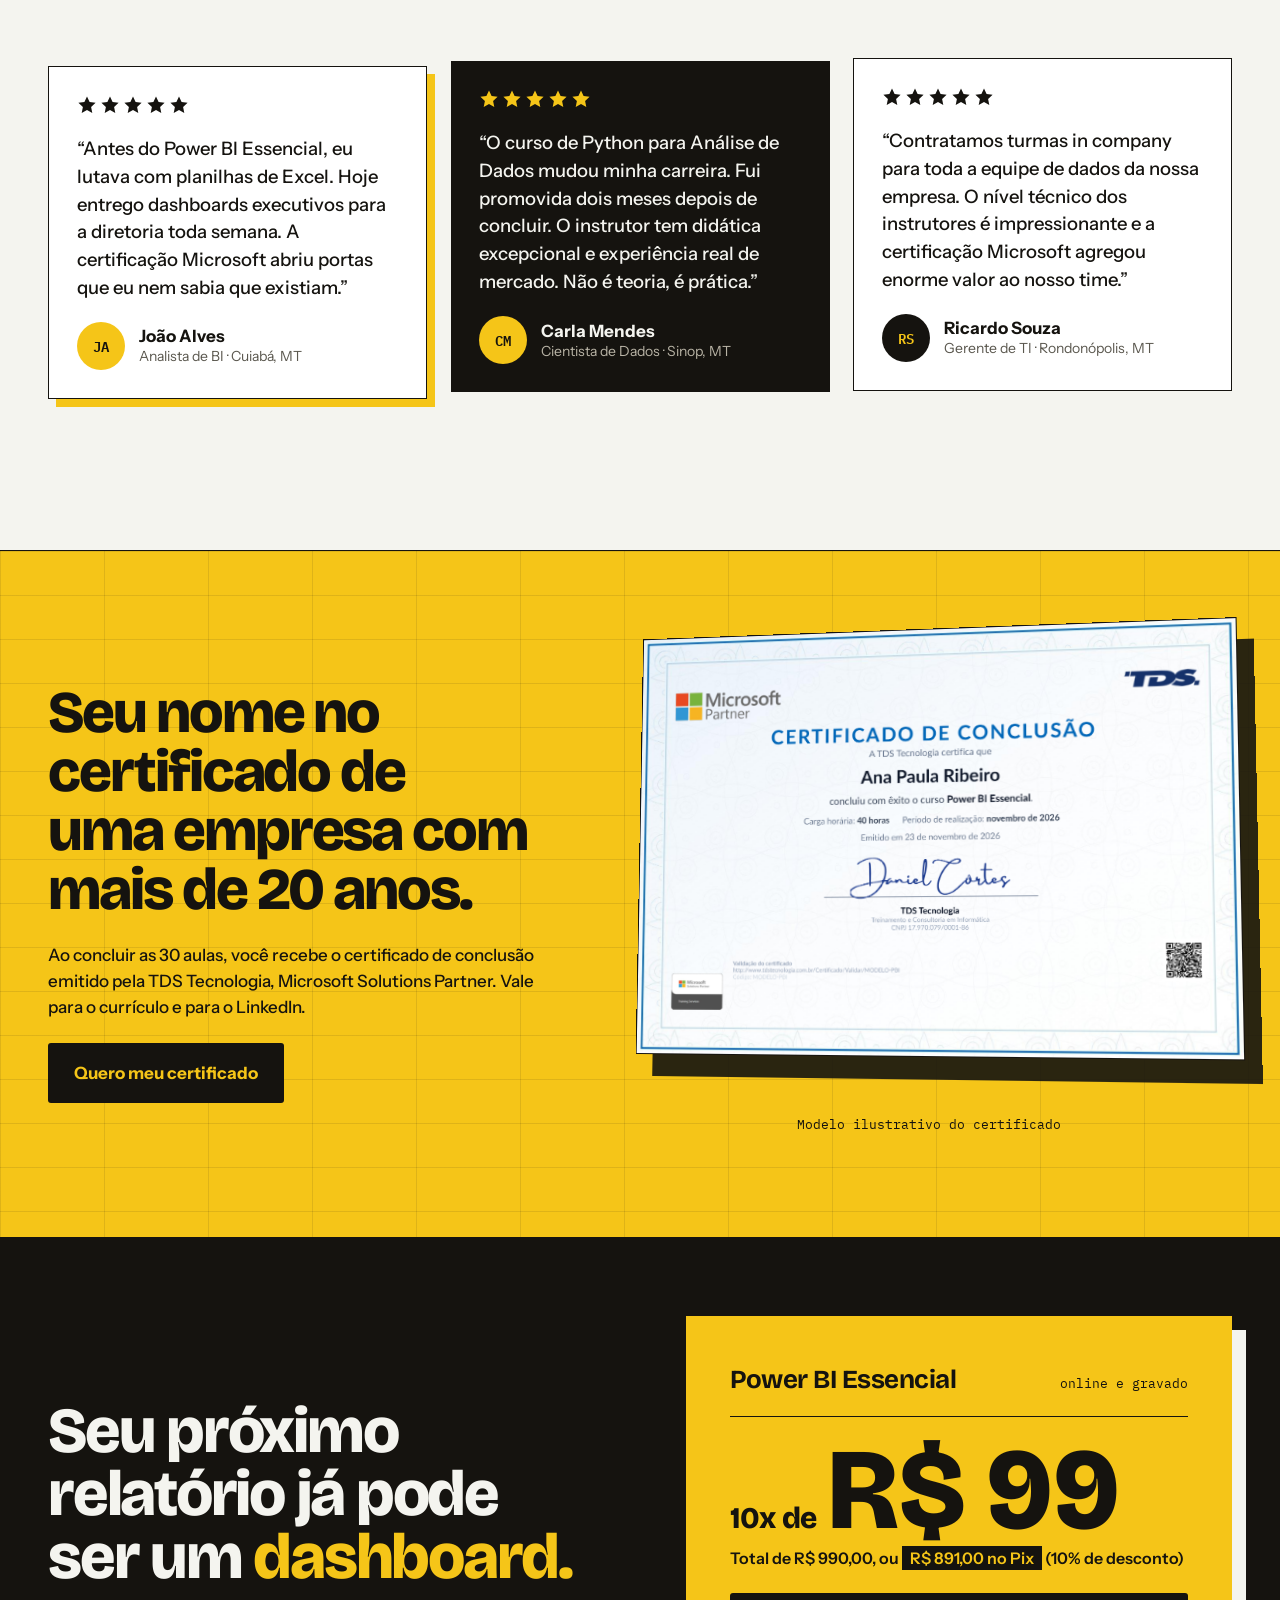
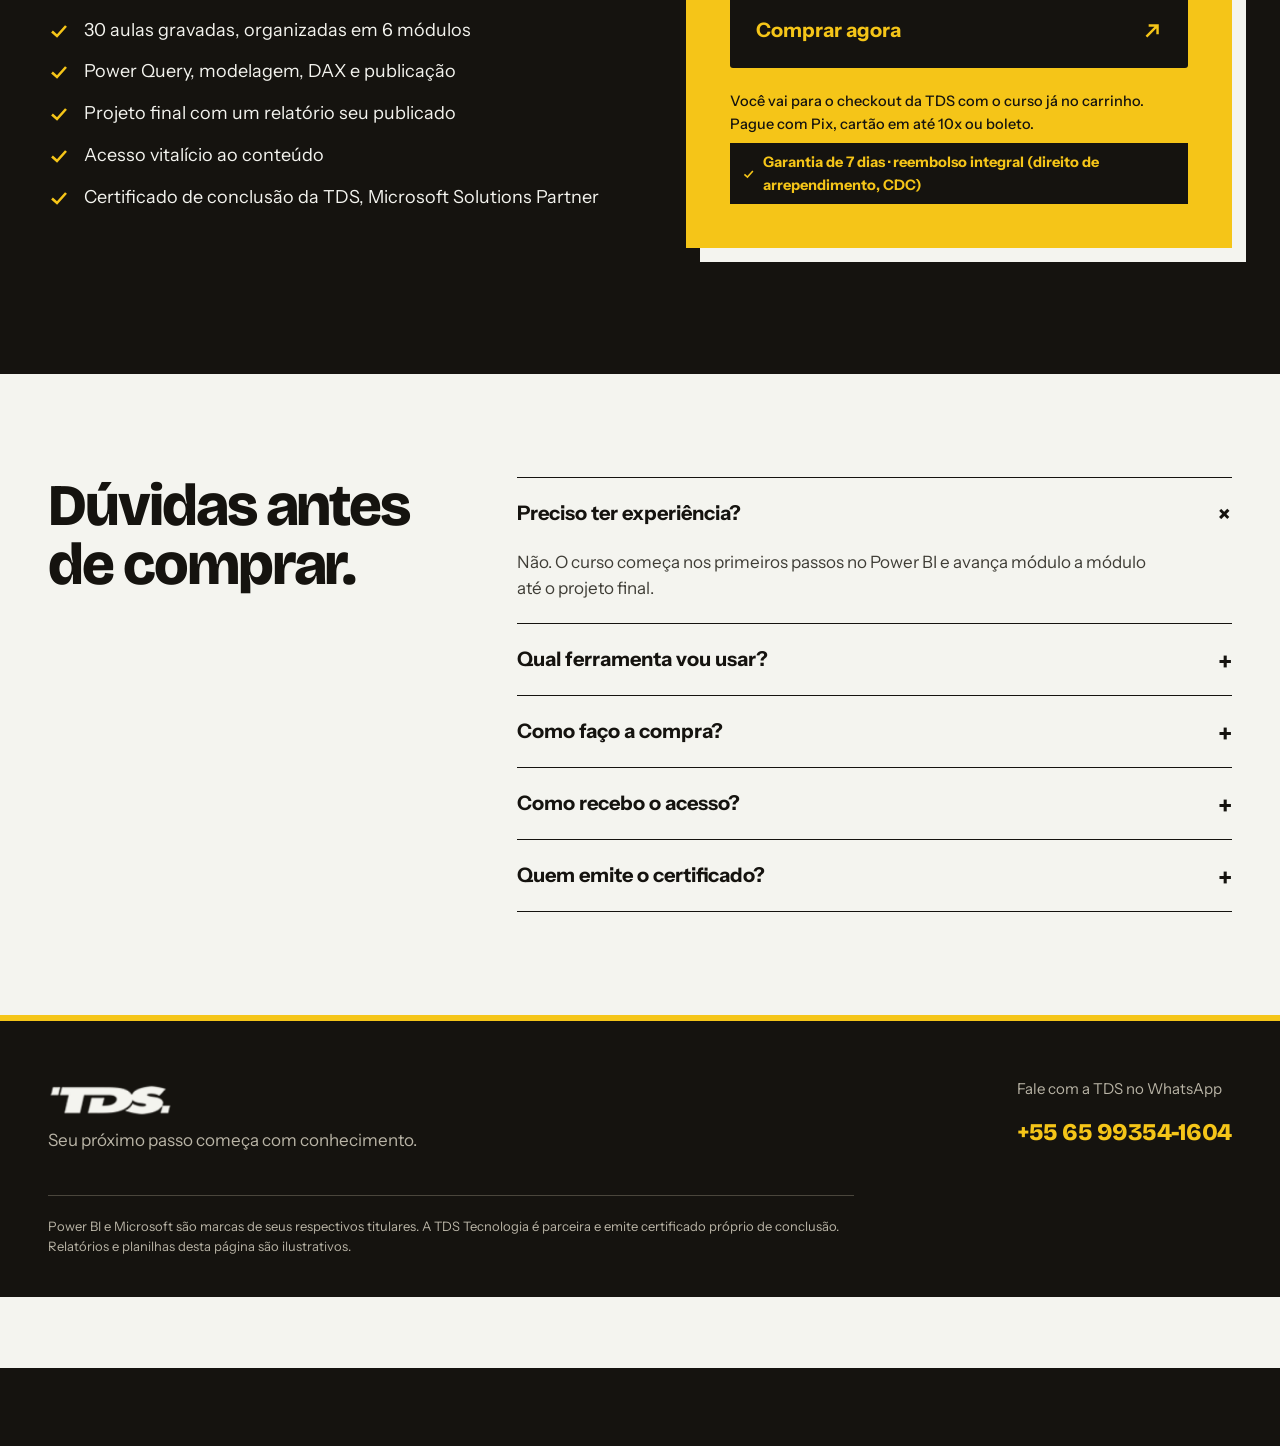
<file: src/TdsTecnologia2027.Web/wwwroot/curso/power-bi-essencial/v3/index.html>
<!doctype html>
<html lang="pt-BR">
<head>
<meta charset="utf-8">
<meta name="viewport" content="width=device-width, initial-scale=1">
<title>Power BI Essencial | Curso online de Power BI | TDS</title>
<meta name="description" content="Aprenda Power BI do zero em 30 aulas gravadas: Power Query, modelagem, DAX e publicação. Certificado de conclusão da TDS, Microsoft Solutions Partner.">
<meta property="og:title" content="Power BI Essencial | TDS">
<meta property="og:description" content="Da planilha ao dashboard em 30 aulas gravadas, com certificado e acesso vitalício.">
<meta property="og:type" content="website">
<!-- Google Tag Manager (TDS) - carrega GA4, Meta Pixel e Clarity -->
<script>
window.dataLayer = window.dataLayer || [];
window.dataLayer.push({ hotsite_versao: 'power-bi-v3' });
</script>
<script>(function(w,d,s,l,i){w[l]=w[l]||[];w[l].push({'gtm.start':
new Date().getTime(),event:'gtm.js'});var f=d.getElementsByTagName(s)[0],
j=d.createElement(s),dl=l!='dataLayer'?'&l='+l:'';j.async=true;j.src=
'https://www.googletagmanager.com/gtm.js?id='+i+dl;f.parentNode.insertBefore(j,f);
})(window,document,'script','dataLayer','GTM-55XMGSDF');</script>
<!-- End Google Tag Manager -->
<link rel="preconnect" href="https://fonts.googleapis.com">
<link rel="preconnect" href="https://fonts.gstatic.com" crossorigin>
<link rel="stylesheet" href="https://fonts.googleapis.com/css2?family=Bricolage+Grotesque:opsz,wght@12..96,400..800&amp;family=IBM+Plex+Mono:wght@400;500;600&amp;family=Instrument+Sans:wght@400;500;600;700&amp;display=swap">
<link rel="stylesheet" href="css/style.css">
</head>
<body>
<!-- Google Tag Manager (noscript) -->
<noscript><iframe src="https://www.googletagmanager.com/ns.html?id=GTM-55XMGSDF"
height="0" width="0" style="display:none;visibility:hidden"></iframe></noscript>
<!-- End Google Tag Manager (noscript) -->
<div style="font-family: 'Instrument Sans', system-ui, sans-serif; color: #15130F; background: #F4F4EF; font-size: 17px; line-height: 1.55; overflow-x: clip">

<!-- FAIXA DE AUTORIDADE -->
<div style="background: #15130F; color: #F4F4EF; font-family: 'IBM Plex Mono', ui-monospace, monospace; font-size: 12.5px; letter-spacing: .04em; padding: 10px clamp(20px, 4vw, 48px); display: flex; flex-wrap: wrap; gap: 6px 28px; justify-content: center; text-align: center">
<span>Há mais de 20 anos formando profissionais de TI em Cuiabá</span>
<span style="color: #F5C518">Microsoft Solutions Partner · Training Services</span>
</div>

<!-- HERO -->
<header id="topo" style="background-color: #F5C518; background-image: linear-gradient(to right, rgba(21,19,15,.10) 1px, transparent 1px), linear-gradient(to bottom, rgba(21,19,15,.10) 1px, transparent 1px); background-size: 104px 44px; position: relative; overflow: hidden">

<nav style="max-width: 1240px; margin: 0 auto; padding: 18px clamp(20px, 4vw, 48px); display: flex; flex-wrap: wrap; align-items: center; justify-content: space-between; gap: 12px 28px">
<a href="#topo" aria-label="TDS, início" style="display: flex; align-items: center; min-height: 44px"><img src="img/logo-tds-escuro.png" alt="TDS" style="height: 30px; width: auto; display: block"></a>
<div style="display: flex; flex-wrap: wrap; gap: 6px 26px; font-size: 15px; font-weight: 600">
<a class="navlink" href="#video" style="padding: 12px 0">Vídeo</a>
<a class="navlink" href="#pratica" style="padding: 12px 0">Na prática</a>
<a class="navlink" href="#conteudo" style="padding: 12px 0">Conteúdo</a>
<a class="navlink" href="#depoimentos" style="padding: 12px 0">Alunos</a>
<a class="navlink" href="#duvidas" style="padding: 12px 0">Dúvidas</a>
</div>
<a class="cta tds-purchase cta-ink" data-cta="menu" href="https://www.tdstecnologia.com.br/comprar/power-bi-essencial" style="background: #15130F; color: #F5C518; text-decoration: none; font-weight: 700; font-size: 15px; padding: 13px 20px; border-radius: 3px">Comprar · 10x R$ 99</a>
</nav>

<div style="max-width: 1240px; margin: 0 auto; padding: clamp(28px, 4vw, 56px) clamp(20px, 4vw, 48px) clamp(40px, 5vw, 72px); display: flex; flex-wrap: wrap; align-items: center; gap: 40px 48px">

<div style="flex: 1 1 520px; min-width: 0; display: flex; flex-direction: column; gap: 26px; align-items: flex-start">

<!-- barra de fórmulas -->
<div class="rise" style="display: flex; flex-wrap: wrap; align-items: stretch; background: #FFFFFF; border: 1.5px solid #15130F; border-radius: 3px; font-family: 'IBM Plex Mono', ui-monospace, monospace; font-size: 13px; max-width: 100%">
<span style="padding: 9px 14px; font-weight: 600; border-right: 1.5px solid #15130F">Power BI Essencial</span>
<span style="padding: 9px 12px; font-style: italic; color: #0F5C36; font-weight: 600; border-right: 1px solid #D8D7CC">fx</span>
<span style="padding: 9px 14px">curso online e gravado<span class="caret" aria-hidden="true">|</span></span>
</div>

<h1 class="rise" style="margin: 0; font-family: 'Bricolage Grotesque', 'Arial Narrow', sans-serif; font-weight: 800; font-size: clamp(44px, 6.3vw, 94px); line-height: .98; letter-spacing: -.035em; text-wrap: balance; display: flex; flex-direction: column; align-items: flex-start; gap: 10px">
<span style="position: relative; background: #FFFFFF; border: 3px solid #0F5C36; padding: 2px 16px 8px; font-weight: 500; letter-spacing: -.03em">Da planilha<span aria-hidden="true" style="position: absolute; right: -8px; bottom: -8px; width: 11px; height: 11px; background: #0F5C36; border: 2px solid #FFFFFF"></span></span>
<span>ao dashboard.</span>
</h1>

<p class="rise2" style="margin: 0; font-size: clamp(17px, 1.5vw, 20px); line-height: 1.5; max-width: 34em; font-weight: 500">Aprenda Power BI do zero em 30 aulas gravadas. Você trata os dados, modela, cria as medidas em DAX e termina com um relatório seu publicado.</p>

<div class="rise2" style="display: flex; flex-wrap: wrap; align-items: center; gap: 16px 24px">
<a class="cta tds-purchase cta-ink" data-cta="hero" href="https://www.tdstecnologia.com.br/comprar/power-bi-essencial" style="background: #15130F; color: #F5C518; text-decoration: none; font-weight: 700; font-size: 18px; padding: 19px 28px; border-radius: 3px; display: inline-flex; align-items: center; gap: 12px">Quero começar agora
<svg aria-hidden="true" width="18" height="18" viewBox="0 0 18 18" fill="none" stroke="currentColor" stroke-width="2.2"><path d="M4 14 14 4M6 4h8v8"></path></svg></a>
<div style="display: flex; flex-direction: column; line-height: 1.25">
<span style="font-family: 'Bricolage Grotesque', 'Arial Narrow', sans-serif; font-weight: 800; font-size: 24px; letter-spacing: -.02em">10x de R$ 99</span>
<span style="font-size: 14px; font-weight: 600; color: #3D3408">ou R$ 891 no Pix</span>
</div>
</div>
</div>

<!-- composição: planilha vira dashboard -->
<div aria-hidden="true" style="flex: 1 1 440px; min-width: 0; position: relative; height: 540px">

<div class="plx" data-plx="-46" style="position: absolute; left: 0; top: 0; width: 80%">
<div class="layer rise" style="transform: translate(calc(var(--mx, 0) * -14px), calc(var(--my, 0) * -10px)) rotate(-2.5deg); background: #FFFFFF; border: 1.5px solid #15130F; box-shadow: 10px 10px 0 rgba(21,19,15,.18); font-family: 'IBM Plex Mono', ui-monospace, monospace; font-size: 11.5px">
<div style="display: flex; align-items: center; justify-content: space-between; gap: 8px; padding: 7px 10px; background: #0F5C36; color: #FFFFFF; font-weight: 600">
<span style="white-space: nowrap; overflow: hidden; text-overflow: ellipsis">vendas_FINAL_v3 (2).xlsx</span>
<span style="font-weight: 400">antes</span>
</div>
<div style="display: grid; grid-template-columns: 28px 1.2fr 1fr 1fr 1fr; background: #ECECE6; color: #5A574E; text-align: center; border-bottom: 1px solid #D8D7CC">
<span style="padding: 4px 0"></span><span style="padding: 4px 0; border-left: 1px solid #D8D7CC">A</span><span style="padding: 4px 0; border-left: 1px solid #D8D7CC">B</span><span style="padding: 4px 0; border-left: 1px solid #D8D7CC">C</span><span style="padding: 4px 0; border-left: 1px solid #D8D7CC">D</span>
</div>
<div style="display: grid; grid-template-columns: 28px 1.2fr 1fr 1fr 1fr; border-bottom: 1px solid #E4E3DA; height: 30px; align-items: center">
<span style="text-align: center; color: #5A574E; background: #ECECE6; height: 100%; display: flex; align-items: center; justify-content: center">1</span>
<span style="padding: 0 8px; border-left: 1px solid #E4E3DA; height: 100%; display: flex; align-items: center; white-space: nowrap; overflow: hidden; font-weight: 600">data</span>
<span style="padding: 0 8px; border-left: 1px solid #E4E3DA; height: 100%; display: flex; align-items: center; white-space: nowrap; overflow: hidden; font-weight: 600">vendedor</span>
<span style="padding: 0 8px; border-left: 1px solid #E4E3DA; height: 100%; display: flex; align-items: center; white-space: nowrap; overflow: hidden; font-weight: 600">canal</span>
<span style="padding: 0 8px; border-left: 1px solid #E4E3DA; height: 100%; display: flex; align-items: center; white-space: nowrap; overflow: hidden; font-weight: 600; color: #15130F">valor</span>
</div>
<div style="display: grid; grid-template-columns: 28px 1.2fr 1fr 1fr 1fr; border-bottom: 1px solid #E4E3DA; height: 30px; align-items: center">
<span style="text-align: center; color: #5A574E; background: #ECECE6; height: 100%; display: flex; align-items: center; justify-content: center">2</span>
<span style="padding: 0 8px; border-left: 1px solid #E4E3DA; height: 100%; display: flex; align-items: center; white-space: nowrap; overflow: hidden; font-weight: 400">03/01/26</span>
<span style="padding: 0 8px; border-left: 1px solid #E4E3DA; height: 100%; display: flex; align-items: center; white-space: nowrap; overflow: hidden; font-weight: 400">ana</span>
<span style="padding: 0 8px; border-left: 1px solid #E4E3DA; height: 100%; display: flex; align-items: center; white-space: nowrap; overflow: hidden; font-weight: 400">Online</span>
<span style="padding: 0 8px; border-left: 1px solid #E4E3DA; height: 100%; display: flex; align-items: center; white-space: nowrap; overflow: hidden; font-weight: 400; color: #15130F">1.240,00</span>
</div>
<div style="display: grid; grid-template-columns: 28px 1.2fr 1fr 1fr 1fr; border-bottom: 1px solid #E4E3DA; height: 30px; align-items: center">
<span style="text-align: center; color: #5A574E; background: #ECECE6; height: 100%; display: flex; align-items: center; justify-content: center">3</span>
<span style="padding: 0 8px; border-left: 1px solid #E4E3DA; height: 100%; display: flex; align-items: center; white-space: nowrap; overflow: hidden; font-weight: 400">3-jan</span>
<span style="padding: 0 8px; border-left: 1px solid #E4E3DA; height: 100%; display: flex; align-items: center; white-space: nowrap; overflow: hidden; font-weight: 400">ANA P.</span>
<span style="padding: 0 8px; border-left: 1px solid #E4E3DA; height: 100%; display: flex; align-items: center; white-space: nowrap; overflow: hidden; font-weight: 400">online</span>
<span style="padding: 0 8px; border-left: 1px solid #E4E3DA; height: 100%; display: flex; align-items: center; white-space: nowrap; overflow: hidden; font-weight: 400; color: #15130F">980</span>
</div>
<div style="display: grid; grid-template-columns: 28px 1.2fr 1fr 1fr 1fr; border-bottom: 1px solid #E4E3DA; height: 30px; align-items: center">
<span style="text-align: center; color: #5A574E; background: #ECECE6; height: 100%; display: flex; align-items: center; justify-content: center">4</span>
<span style="padding: 0 8px; border-left: 1px solid #E4E3DA; height: 100%; display: flex; align-items: center; white-space: nowrap; overflow: hidden; font-weight: 400">05/01/2026</span>
<span style="padding: 0 8px; border-left: 1px solid #E4E3DA; height: 100%; display: flex; align-items: center; white-space: nowrap; overflow: hidden; font-weight: 400">Carlos</span>
<span style="padding: 0 8px; border-left: 1px solid #E4E3DA; height: 100%; display: flex; align-items: center; white-space: nowrap; overflow: hidden; font-weight: 400">presenc.</span>
<span style="padding: 0 8px; border-left: 1px solid #E4E3DA; height: 100%; display: flex; align-items: center; white-space: nowrap; overflow: hidden; font-weight: 400; color: #B3261E">#N/D</span>
</div>
<div style="display: grid; grid-template-columns: 28px 1.2fr 1fr 1fr 1fr; border-bottom: 1px solid #E4E3DA; height: 30px; align-items: center">
<span style="text-align: center; color: #5A574E; background: #ECECE6; height: 100%; display: flex; align-items: center; justify-content: center">5</span>
<span style="padding: 0 8px; border-left: 1px solid #E4E3DA; height: 100%; display: flex; align-items: center; white-space: nowrap; overflow: hidden; font-weight: 400">06.01</span>
<span style="padding: 0 8px; border-left: 1px solid #E4E3DA; height: 100%; display: flex; align-items: center; white-space: nowrap; overflow: hidden; font-weight: 400">carlos s</span>
<span style="padding: 0 8px; border-left: 1px solid #E4E3DA; height: 100%; display: flex; align-items: center; white-space: nowrap; overflow: hidden; font-weight: 400">Loja</span>
<span style="padding: 0 8px; border-left: 1px solid #E4E3DA; height: 100%; display: flex; align-items: center; white-space: nowrap; overflow: hidden; font-weight: 400; color: #15130F">2.115,5</span>
</div>
<div style="display: grid; grid-template-columns: 28px 1.2fr 1fr 1fr 1fr; border-bottom: 1px solid #E4E3DA; height: 30px; align-items: center">
<span style="text-align: center; color: #5A574E; background: #ECECE6; height: 100%; display: flex; align-items: center; justify-content: center">6</span>
<span style="padding: 0 8px; border-left: 1px solid #E4E3DA; height: 100%; display: flex; align-items: center; white-space: nowrap; overflow: hidden; font-weight: 400"></span>
<span style="padding: 0 8px; border-left: 1px solid #E4E3DA; height: 100%; display: flex; align-items: center; white-space: nowrap; overflow: hidden; font-weight: 400">TOTAL??</span>
<span style="padding: 0 8px; border-left: 1px solid #E4E3DA; height: 100%; display: flex; align-items: center; white-space: nowrap; overflow: hidden; font-weight: 400"></span>
<span style="padding: 0 8px; border-left: 1px solid #E4E3DA; height: 100%; display: flex; align-items: center; white-space: nowrap; overflow: hidden; font-weight: 400; color: #B3261E">#REF!</span>
</div>
<div style="display: grid; grid-template-columns: 28px 1.2fr 1fr 1fr 1fr; border-bottom: 1px solid #E4E3DA; height: 30px; align-items: center">
<span style="text-align: center; color: #5A574E; background: #ECECE6; height: 100%; display: flex; align-items: center; justify-content: center">7</span>
<span style="padding: 0 8px; border-left: 1px solid #E4E3DA; height: 100%; display: flex; align-items: center; white-space: nowrap; overflow: hidden; font-weight: 400"></span>
<span style="padding: 0 8px; border-left: 1px solid #E4E3DA; height: 100%; display: flex; align-items: center; white-space: nowrap; overflow: hidden; font-weight: 400"></span>
<span style="padding: 0 8px; border-left: 1px solid #E4E3DA; height: 100%; display: flex; align-items: center; white-space: nowrap; overflow: hidden; font-weight: 400"></span>
<span style="padding: 0 8px; border-left: 1px solid #E4E3DA; height: 100%; display: flex; align-items: center; white-space: nowrap; overflow: hidden; font-weight: 400; color: #15130F"></span>
</div>
<div style="display: grid; grid-template-columns: 28px 1.2fr 1fr 1fr 1fr; border-bottom: 1px solid #E4E3DA; height: 30px; align-items: center">
<span style="text-align: center; color: #5A574E; background: #ECECE6; height: 100%; display: flex; align-items: center; justify-content: center">8</span>
<span style="padding: 0 8px; border-left: 1px solid #E4E3DA; height: 100%; display: flex; align-items: center; white-space: nowrap; overflow: hidden; font-weight: 400"></span>
<span style="padding: 0 8px; border-left: 1px solid #E4E3DA; height: 100%; display: flex; align-items: center; white-space: nowrap; overflow: hidden; font-weight: 400"></span>
<span style="padding: 0 8px; border-left: 1px solid #E4E3DA; height: 100%; display: flex; align-items: center; white-space: nowrap; overflow: hidden; font-weight: 400"></span>
<span style="padding: 0 8px; border-left: 1px solid #E4E3DA; height: 100%; display: flex; align-items: center; white-space: nowrap; overflow: hidden; font-weight: 400; color: #15130F"></span>
</div>
<div style="display: grid; grid-template-columns: 28px 1.2fr 1fr 1fr 1fr; border-bottom: 1px solid #E4E3DA; height: 30px; align-items: center">
<span style="text-align: center; color: #5A574E; background: #ECECE6; height: 100%; display: flex; align-items: center; justify-content: center">9</span>
<span style="padding: 0 8px; border-left: 1px solid #E4E3DA; height: 100%; display: flex; align-items: center; white-space: nowrap; overflow: hidden; font-weight: 400"></span>
<span style="padding: 0 8px; border-left: 1px solid #E4E3DA; height: 100%; display: flex; align-items: center; white-space: nowrap; overflow: hidden; font-weight: 400"></span>
<span style="padding: 0 8px; border-left: 1px solid #E4E3DA; height: 100%; display: flex; align-items: center; white-space: nowrap; overflow: hidden; font-weight: 400"></span>
<span style="padding: 0 8px; border-left: 1px solid #E4E3DA; height: 100%; display: flex; align-items: center; white-space: nowrap; overflow: hidden; font-weight: 400; color: #15130F"></span>
</div>
<div style="display: grid; grid-template-columns: 28px 1.2fr 1fr 1fr 1fr; border-bottom: 1px solid #E4E3DA; height: 30px; align-items: center">
<span style="text-align: center; color: #5A574E; background: #ECECE6; height: 100%; display: flex; align-items: center; justify-content: center">10</span>
<span style="padding: 0 8px; border-left: 1px solid #E4E3DA; height: 100%; display: flex; align-items: center; white-space: nowrap; overflow: hidden; font-weight: 400"></span>
<span style="padding: 0 8px; border-left: 1px solid #E4E3DA; height: 100%; display: flex; align-items: center; white-space: nowrap; overflow: hidden; font-weight: 400"></span>
<span style="padding: 0 8px; border-left: 1px solid #E4E3DA; height: 100%; display: flex; align-items: center; white-space: nowrap; overflow: hidden; font-weight: 400"></span>
<span style="padding: 0 8px; border-left: 1px solid #E4E3DA; height: 100%; display: flex; align-items: center; white-space: nowrap; overflow: hidden; font-weight: 400; color: #15130F"></span>
</div>
<div style="display: grid; grid-template-columns: 28px 1.2fr 1fr 1fr 1fr; border-bottom: 1px solid #E4E3DA; height: 30px; align-items: center">
<span style="text-align: center; color: #5A574E; background: #ECECE6; height: 100%; display: flex; align-items: center; justify-content: center">11</span>
<span style="padding: 0 8px; border-left: 1px solid #E4E3DA; height: 100%; display: flex; align-items: center; white-space: nowrap; overflow: hidden; font-weight: 400"></span>
<span style="padding: 0 8px; border-left: 1px solid #E4E3DA; height: 100%; display: flex; align-items: center; white-space: nowrap; overflow: hidden; font-weight: 400"></span>
<span style="padding: 0 8px; border-left: 1px solid #E4E3DA; height: 100%; display: flex; align-items: center; white-space: nowrap; overflow: hidden; font-weight: 400"></span>
<span style="padding: 0 8px; border-left: 1px solid #E4E3DA; height: 100%; display: flex; align-items: center; white-space: nowrap; overflow: hidden; font-weight: 400; color: #15130F"></span>
</div>
</div>
</div>

<div class="plx" data-plx="54" style="position: absolute; right: 0; bottom: 0; width: 64%">
<div class="layer rise2" style="transform: translate(calc(var(--mx, 0) * 22px), calc(var(--my, 0) * 16px)) rotate(2deg); background: #15130F; color: #F4F4EF; border-radius: 4px; box-shadow: 0 30px 60px -20px rgba(21,19,15,.55); padding: 18px 20px 20px; display: flex; flex-direction: column; gap: 14px">
<div style="display: flex; justify-content: space-between; align-items: center; font-family: 'IBM Plex Mono', ui-monospace, monospace; font-size: 11.5px; color: #B9B4A6">
<span>Receita total</span><span style="color: #F5C518">depois</span>
</div>
<div style="font-family: 'Bricolage Grotesque', 'Arial Narrow', sans-serif; font-weight: 800; font-size: clamp(28px, 3vw, 40px); letter-spacing: -.03em; line-height: 1; font-variant-numeric: tabular-nums">R$ 248.500</div>
<div style="display: flex; align-items: flex-end; gap: 8px; height: 104px; border-bottom: 1px solid #4A463C">
<div style="flex: 1 1 0; background: #F5C518; height: 45%"></div>
<div style="flex: 1 1 0; background: #F5C518; height: 55%"></div>
<div style="flex: 1 1 0; background: #F5C518; height: 78%"></div>
<div style="flex: 1 1 0; background: #F5C518; height: 67%"></div>
<div style="flex: 1 1 0; background: #F5C518; height: 83%"></div>
<div style="flex: 1 1 0; background: #F5C518; height: 100%"></div>
</div>
<div style="display: flex; justify-content: space-between; font-family: 'IBM Plex Mono', ui-monospace, monospace; font-size: 10.5px; color: #B9B4A6">
<span>JAN</span><span>FEV</span><span>MAR</span><span>ABR</span><span>MAI</span><span>JUN</span>
</div>
</div>
</div>
</div>
</div>

<!-- linha de prova -->
<div style="border-top: 1.5px solid #15130F; background: #F5C518">
<div style="max-width: 1240px; margin: 0 auto; padding: 0 clamp(20px, 4vw, 48px); display: grid; grid-template-columns: repeat(auto-fit, minmax(min(210px, 100%), 1fr))">
<div style="padding: 20px 20px 20px 0; display: flex; flex-direction: column; gap: 2px"><strong style="font-family: 'Bricolage Grotesque', 'Arial Narrow', sans-serif; font-size: 24px; letter-spacing: -.02em; line-height: 1.1">20+ anos</strong><span style="font-size: 14.5px; font-weight: 500">de mercado em treinamento de TI</span></div>
<div style="padding: 20px 20px 20px 0; display: flex; flex-direction: column; gap: 2px"><strong style="font-family: 'Bricolage Grotesque', 'Arial Narrow', sans-serif; font-size: 24px; letter-spacing: -.02em; line-height: 1.1">30 aulas</strong><span style="font-size: 14.5px; font-weight: 500">em 6 módulos, no seu ritmo</span></div>
<div style="padding: 20px 20px 20px 0; display: flex; flex-direction: column; gap: 2px"><strong style="font-family: 'Bricolage Grotesque', 'Arial Narrow', sans-serif; font-size: 24px; letter-spacing: -.02em; line-height: 1.1">Certificado</strong><span style="font-size: 14.5px; font-weight: 500">de conclusão incluído</span></div>
<div style="padding: 20px 0; display: flex; flex-direction: column; gap: 2px"><strong style="font-family: 'Bricolage Grotesque', 'Arial Narrow', sans-serif; font-size: 24px; letter-spacing: -.02em; line-height: 1.1">Acesso vitalício</strong><span style="font-size: 14.5px; font-weight: 500">reveja quando precisar</span></div>
</div>
</div>
</header>

<!-- FAIXA EM MOVIMENTO -->
<div aria-hidden="true" style="background: #15130F; overflow: hidden; padding: 26px 0 30px; display: flex; flex-direction: column; gap: 2px; font-family: 'Bricolage Grotesque', 'Arial Narrow', sans-serif; font-weight: 800; font-size: clamp(40px, 6vw, 88px); line-height: 1.05; letter-spacing: -.03em; white-space: nowrap">
<div><div class="plx" data-plx-x="-260" style="color: #F5C518; margin-left: -60px">Power Query / Modelagem / DAX / Visualização / Publicação / Power Query / Modelagem</div></div>
<div><div class="plx" data-plx-x="260" style="color: transparent; -webkit-text-stroke: 1.5px #B9B4A6; margin-left: -420px">Do Excel ao dashboard / Business Intelligence / No seu ritmo / Do Excel ao dashboard / Business Intelligence</div></div>
</div>

<!-- 20 ANOS -->
<section style="background: #F4F4EF">
<div style="max-width: 1240px; margin: 0 auto; padding: clamp(64px, 8vw, 112px) clamp(20px, 4vw, 48px); display: flex; flex-wrap: wrap; align-items: center; gap: 32px 72px">
<div style="flex: 1 1 380px; min-width: 0">
<div class="plx" data-plx="46">
<div style="font-family: 'Bricolage Grotesque', 'Arial Narrow', sans-serif; font-weight: 800; font-size: clamp(150px, 23vw, 330px); line-height: .8; letter-spacing: -.06em; color: #15130F">20<span style="color: #F5C518; -webkit-text-stroke: 3px #15130F">+</span></div>
</div>
<div style="font-family: 'IBM Plex Mono', ui-monospace, monospace; font-size: 14px; padding-top: 22px">anos de TDS no mercado</div>
</div>
<div style="flex: 1 1 440px; min-width: 0; display: flex; flex-direction: column; gap: 22px">
<h2 style="margin: 0; font-family: 'Bricolage Grotesque', 'Arial Narrow', sans-serif; font-weight: 800; font-size: clamp(32px, 3.6vw, 52px); line-height: 1.03; letter-spacing: -.03em; text-wrap: balance">Quem ensina faz isso há mais de duas décadas.</h2>
<p style="margin: 0; max-width: 36em; color: #3F3D36">A TDS é um centro de treinamento em TI de Cuiabá. Forma profissionais em análise de dados, IA, banco de dados, programação e redes. O Power BI Essencial leva essa mesma didática para um curso gravado.</p>
<div style="display: grid; grid-template-columns: repeat(auto-fit, minmax(min(200px, 100%), 1fr)); border: 1.5px solid #15130F; background: #FFFFFF">
<div style="padding: 18px 20px; border-right: 1px solid #D8D7CC; border-bottom: 1px solid #D8D7CC; display: flex; flex-direction: column; gap: 4px"><span style="font-family: 'IBM Plex Mono', ui-monospace, monospace; font-size: 12px; color: #0F5C36; font-weight: 600">PARCERIA</span><span style="font-weight: 600; line-height: 1.3">Microsoft Solutions Partner em Training Services</span></div>
<div style="padding: 18px 20px; border-bottom: 1px solid #D8D7CC; display: flex; flex-direction: column; gap: 4px"><span style="font-family: 'IBM Plex Mono', ui-monospace, monospace; font-size: 12px; color: #0F5C36; font-weight: 600">ALUNOS</span><span style="font-weight: 600; line-height: 1.3">+500 profissionais formados em Cuiabá</span></div>
</div>
</div>
</div>
</section>

<!-- VÍDEO -->
<section id="video" style="background: #15130F; color: #F4F4EF">
<div style="max-width: 1240px; margin: 0 auto; padding: clamp(64px, 8vw, 112px) clamp(20px, 4vw, 48px); display: flex; flex-wrap: wrap; align-items: center; gap: 48px 80px">
<div style="flex: 0 1 330px; min-width: 0; margin: 0 auto">
<div class="plx" data-plx="-34">
<div style="position: relative; aspect-ratio: 9 / 16; background: #24211B; border-radius: 6px; overflow: hidden; box-shadow: 14px 14px 0 #F5C518">
<iframe src="https://player.vimeo.com/video/1247363667?title=0&amp;byline=0&amp;portrait=0&amp;dnt=1&amp;autoplay=1&amp;muted=1&amp;loop=1&amp;playsinline=1" style="position: absolute; inset: 0; width: 100%; height: 100%; border: 0; display: block" allow="autoplay; fullscreen; picture-in-picture; clipboard-write; encrypted-media; web-share" referrerpolicy="strict-origin-when-cross-origin" title="Apresentação do curso Power BI Essencial" loading="lazy"></iframe>
</div>
</div>
</div>
<div style="flex: 1 1 440px; min-width: 0; display: flex; flex-direction: column; gap: 24px; align-items: flex-start">
<span style="font-family: 'IBM Plex Mono', ui-monospace, monospace; font-size: 13px; color: #F5C518">00:28</span>
<h2 style="margin: 0; font-family: 'Bricolage Grotesque', 'Arial Narrow', sans-serif; font-weight: 800; font-size: clamp(36px, 4.6vw, 66px); line-height: 1; letter-spacing: -.035em; text-wrap: balance">28 segundos para saber se o curso é para você.</h2>
<p style="margin: 0; color: #B9B4A6; max-width: 32em">Um panorama direto ao ponto, com legendas: o que você aprende, como as aulas funcionam e quanto custa.</p>
<a class="cta tds-purchase cta-sun" data-cta="video" href="https://www.tdstecnologia.com.br/comprar/power-bi-essencial" style="background: #F5C518; color: #15130F; text-decoration: none; font-weight: 700; font-size: 17px; padding: 17px 26px; border-radius: 3px">Quero começar agora</a>
</div>
</div>
</section>

<!-- NA PRÁTICA -->
<section id="pratica" style="background: #F4F4EF">
<div style="max-width: 1240px; margin: 0 auto; padding: clamp(64px, 8vw, 112px) clamp(20px, 4vw, 48px); display: flex; flex-direction: column; gap: 40px">
<div style="display: flex; flex-wrap: wrap; align-items: flex-end; justify-content: space-between; gap: 16px 48px">
<h2 style="margin: 0; flex: 1 1 520px; font-family: 'Bricolage Grotesque', 'Arial Narrow', sans-serif; font-weight: 800; font-size: clamp(36px, 4.6vw, 66px); line-height: 1; letter-spacing: -.035em; text-wrap: balance">É isto que você vai saber construir.</h2>
<p style="margin: 0; flex: 0 1 360px; color: #3F3D36">Um relatório interativo, do dado bruto ao insight. Clique no semestre e veja os números responderem.</p>
</div>

<div id="dash" style="background: #FFFFFF; border: 1.5px solid #15130F; box-shadow: 12px 12px 0 #15130F; display: flex; flex-wrap: wrap">
<div style="flex: 1 1 170px; background: #ECECE6; padding: 22px 18px; display: flex; flex-direction: column; gap: 6px; font-size: 14px">
<strong style="font-family: 'Bricolage Grotesque', 'Arial Narrow', sans-serif; font-size: 19px; padding-bottom: 10px">Análise comercial</strong>
<span style="background: #F5C518; padding: 8px 10px; font-weight: 600">Visão geral</span>
<span style="padding: 8px 10px; color: #5A574E">Vendas</span>
<span style="padding: 8px 10px; color: #5A574E">Indicadores</span>
</div>
<div style="flex: 999 1 520px; min-width: 0; padding: clamp(18px, 2.4vw, 30px); display: flex; flex-direction: column; gap: 20px">
<div style="display: flex; flex-wrap: wrap; align-items: center; justify-content: space-between; gap: 12px">
<strong style="font-size: 18px">Uma visão. Muitas respostas.</strong>
<div role="group" aria-label="Período" style="display: flex; border: 1.5px solid #15130F">
<button type="button" id="sem1" aria-pressed="true" style="border: none; padding: 12px 16px; min-height: 44px; font: inherit; font-size: 14px; font-weight: 600; cursor: pointer; background: #15130F; color: #F5C518">1º semestre</button>
<button type="button" id="sem2" aria-pressed="false" style="border: none; border-left: 1.5px solid #15130F; padding: 12px 16px; min-height: 44px; font: inherit; font-size: 14px; font-weight: 600; cursor: pointer; background: #FFFFFF; color: #15130F">2º semestre</button>
</div>
</div>
<div style="display: grid; grid-template-columns: repeat(auto-fit, minmax(min(180px, 100%), 1fr)); gap: 12px">
<div style="border: 1px solid #D8D7CC; padding: 16px 18px; display: flex; flex-direction: column; gap: 4px"><span style="font-size: 13px; color: #5A574E">Receita total</span><span style="font-family: 'Bricolage Grotesque', 'Arial Narrow', sans-serif; font-weight: 800; font-size: 32px; letter-spacing: -.03em; line-height: 1.1; font-variant-numeric: tabular-nums" id="kReceita">R$ 248.500</span></div>
<div style="border: 1px solid #D8D7CC; padding: 16px 18px; display: flex; flex-direction: column; gap: 4px"><span style="font-size: 13px; color: #5A574E">Pedidos</span><span style="font-family: 'Bricolage Grotesque', 'Arial Narrow', sans-serif; font-weight: 800; font-size: 32px; letter-spacing: -.03em; line-height: 1.1; font-variant-numeric: tabular-nums" id="kPedidos">1.284</span></div>
<div style="border: 1px solid #D8D7CC; padding: 16px 18px; display: flex; flex-direction: column; gap: 4px"><span style="font-size: 13px; color: #5A574E">Ticket médio</span><span style="font-family: 'Bricolage Grotesque', 'Arial Narrow', sans-serif; font-weight: 800; font-size: 32px; letter-spacing: -.03em; line-height: 1.1; font-variant-numeric: tabular-nums" id="kTicket">R$ 193,54</span></div>
</div>
<div style="display: flex; flex-wrap: wrap; gap: 12px">
<div style="flex: 3 1 380px; min-width: 0; border: 1px solid #D8D7CC; padding: 16px 18px; display: flex; flex-direction: column; gap: 12px">
<div style="display: flex; justify-content: space-between; font-size: 13px"><strong>Receita por mês</strong><span style="color: #5A574E">R$ mil</span></div>
<div style="display: flex; align-items: flex-end; gap: clamp(8px, 2vw, 22px); height: 210px; border-bottom: 1.5px solid #15130F; background-image: linear-gradient(to bottom, #E4E3DA 1px, transparent 1px); background-size: 100% 52px">
<div style="flex: 1 1 0; height: 100%; display: flex; flex-direction: column; justify-content: flex-end; align-items: center; gap: 4px">
<span style="font-family: 'IBM Plex Mono', ui-monospace, monospace; font-size: 12px; font-weight: 600" data-bv="0">26</span>
<div data-bar="0" style="width: 100%; background: #F5C518; border: 1.5px solid #15130F; border-bottom: none; box-sizing: border-box; height: 24%; transition: height .7s cubic-bezier(.2,.7,.2,1); transition-delay: 0ms"></div>
</div>
<div style="flex: 1 1 0; height: 100%; display: flex; flex-direction: column; justify-content: flex-end; align-items: center; gap: 4px">
<span style="font-family: 'IBM Plex Mono', ui-monospace, monospace; font-size: 12px; font-weight: 600" data-bv="1">32</span>
<div data-bar="1" style="width: 100%; background: #F5C518; border: 1.5px solid #15130F; border-bottom: none; box-sizing: border-box; height: 29%; transition: height .7s cubic-bezier(.2,.7,.2,1); transition-delay: 0ms"></div>
</div>
<div style="flex: 1 1 0; height: 100%; display: flex; flex-direction: column; justify-content: flex-end; align-items: center; gap: 4px">
<span style="font-family: 'IBM Plex Mono', ui-monospace, monospace; font-size: 12px; font-weight: 600" data-bv="2">45</span>
<div data-bar="2" style="width: 100%; background: #F5C518; border: 1.5px solid #15130F; border-bottom: none; box-sizing: border-box; height: 41%; transition: height .7s cubic-bezier(.2,.7,.2,1); transition-delay: 0ms"></div>
</div>
<div style="flex: 1 1 0; height: 100%; display: flex; flex-direction: column; justify-content: flex-end; align-items: center; gap: 4px">
<span style="font-family: 'IBM Plex Mono', ui-monospace, monospace; font-size: 12px; font-weight: 600" data-bv="3">39</span>
<div data-bar="3" style="width: 100%; background: #F5C518; border: 1.5px solid #15130F; border-bottom: none; box-sizing: border-box; height: 36%; transition: height .7s cubic-bezier(.2,.7,.2,1); transition-delay: 0ms"></div>
</div>
<div style="flex: 1 1 0; height: 100%; display: flex; flex-direction: column; justify-content: flex-end; align-items: center; gap: 4px">
<span style="font-family: 'IBM Plex Mono', ui-monospace, monospace; font-size: 12px; font-weight: 600" data-bv="4">48</span>
<div data-bar="4" style="width: 100%; background: #F5C518; border: 1.5px solid #15130F; border-bottom: none; box-sizing: border-box; height: 44%; transition: height .7s cubic-bezier(.2,.7,.2,1); transition-delay: 0ms"></div>
</div>
<div style="flex: 1 1 0; height: 100%; display: flex; flex-direction: column; justify-content: flex-end; align-items: center; gap: 4px">
<span style="font-family: 'IBM Plex Mono', ui-monospace, monospace; font-size: 12px; font-weight: 600" data-bv="5">58</span>
<div data-bar="5" style="width: 100%; background: #F5C518; border: 1.5px solid #15130F; border-bottom: none; box-sizing: border-box; height: 53%; transition: height .7s cubic-bezier(.2,.7,.2,1); transition-delay: 0ms"></div>
</div>
</div>
<div style="display: flex; gap: clamp(8px, 2vw, 22px); font-family: 'IBM Plex Mono', ui-monospace, monospace; font-size: 11.5px; color: #5A574E; text-align: center">
<span data-bm="0" style="flex: 1 1 0">JAN</span>
<span data-bm="1" style="flex: 1 1 0">FEV</span>
<span data-bm="2" style="flex: 1 1 0">MAR</span>
<span data-bm="3" style="flex: 1 1 0">ABR</span>
<span data-bm="4" style="flex: 1 1 0">MAI</span>
<span data-bm="5" style="flex: 1 1 0">JUN</span>
</div>
</div>
<div style="flex: 2 1 240px; min-width: 0; border: 1px solid #D8D7CC; padding: 16px 18px; display: flex; flex-direction: column; gap: 16px">
<strong style="font-size: 13px">Participação por canal</strong>
<div style="display: flex; flex-direction: column; gap: 6px"><div style="display: flex; justify-content: space-between; font-size: 14px"><span>Online</span><span style="font-family: 'IBM Plex Mono', ui-monospace, monospace; font-weight: 600" id="onlinePct">62%</span></div><div style="height: 18px; background: #ECECE6"><div id="onlineBar" style="height: 100%; background: #15130F; width: 62%; transition: width .9s cubic-bezier(.2,.7,.2,1)"></div></div></div>
<div style="display: flex; flex-direction: column; gap: 6px"><div style="display: flex; justify-content: space-between; font-size: 14px"><span>Presencial</span><span style="font-family: 'IBM Plex Mono', ui-monospace, monospace; font-weight: 600" id="presPct">38%</span></div><div style="height: 18px; background: #ECECE6"><div id="presBar" style="height: 100%; background: #F5C518; border: 1.5px solid #15130F; box-sizing: border-box; width: 38%; transition: width .9s .15s cubic-bezier(.2,.7,.2,1)"></div></div></div>
</div>
</div>
<span style="font-size: 12.5px; color: #5A574E">Relatório ilustrativo com dados fictícios.</span>
</div>
</div>

<ol style="margin: 0; padding: 0; list-style: none; display: grid; grid-template-columns: repeat(auto-fit, minmax(min(220px, 100%), 1fr)); gap: 0; border-top: 1.5px solid #15130F">
<li style="padding: 18px 18px 0 0; display: flex; flex-direction: column; gap: 4px"><span style="font-family: 'IBM Plex Mono', ui-monospace, monospace; font-size: 13px; color: #0F5C36; font-weight: 600">passo 1</span><strong style="font-size: 19px">Conecte as fontes</strong><span style="font-size: 15px; color: #3F3D36">Excel, CSV e outras bases no Power Query.</span></li>
<li style="padding: 18px 18px 0 0; display: flex; flex-direction: column; gap: 4px"><span style="font-family: 'IBM Plex Mono', ui-monospace, monospace; font-size: 13px; color: #0F5C36; font-weight: 600">passo 2</span><strong style="font-size: 19px">Modele os dados</strong><span style="font-size: 15px; color: #3F3D36">Tabelas e relacionamentos que fazem sentido.</span></li>
<li style="padding: 18px 18px 0 0; display: flex; flex-direction: column; gap: 4px"><span style="font-family: 'IBM Plex Mono', ui-monospace, monospace; font-size: 13px; color: #0F5C36; font-weight: 600">passo 3</span><strong style="font-size: 19px">Crie as visualizações</strong><span style="font-size: 15px; color: #3F3D36">Medidas em DAX e gráficos que respondem.</span></li>
<li style="padding: 18px 0 0 0; display: flex; flex-direction: column; gap: 4px"><span style="font-family: 'IBM Plex Mono', ui-monospace, monospace; font-size: 13px; color: #0F5C36; font-weight: 600">passo 4</span><strong style="font-size: 19px">Publique e compartilhe</strong><span style="font-size: 15px; color: #3F3D36">Seu relatório no Power BI Service.</span></li>
</ol>
</div>
</section>

<!-- CONTEÚDO -->
<section id="conteudo" style="background: #15130F; color: #F4F4EF">
<div style="max-width: 1240px; margin: 0 auto; padding: clamp(64px, 8vw, 112px) clamp(20px, 4vw, 48px); display: flex; flex-direction: column; gap: 44px">
<div style="display: flex; flex-wrap: wrap; align-items: flex-end; justify-content: space-between; gap: 16px 48px">
<h2 style="margin: 0; flex: 1 1 560px; font-family: 'Bricolage Grotesque', 'Arial Narrow', sans-serif; font-weight: 800; font-size: clamp(36px, 4.6vw, 66px); line-height: 1; letter-spacing: -.035em; text-wrap: balance">30 aulas. 6 módulos. <span style="color: #F5C518">1 projeto seu publicado.</span></h2>
<p style="margin: 0; flex: 0 1 340px; color: #B9B4A6">Cada barra é um módulo. O tamanho mostra quantas aulas ele tem.</p>
</div>
<div style="display: flex; flex-direction: column; border-top: 1px solid #4A463C">
<div class="modrow" style="display: flex; flex-wrap: wrap; align-items: center; gap: 12px 32px; padding: 20px 0; border-bottom: 1px solid #4A463C">
<div style="flex: 1 1 340px; min-width: 0; display: flex; align-items: baseline; gap: 18px">
<span style="font-family: 'IBM Plex Mono', ui-monospace, monospace; font-size: 14px; color: #F5C518">01</span>
<div style="display: flex; flex-direction: column; gap: 2px"><strong style="font-family: 'Bricolage Grotesque', 'Arial Narrow', sans-serif; font-size: clamp(20px, 2vw, 26px); letter-spacing: -.02em; line-height: 1.15">Primeiros Passos no Power BI</strong><span style="font-size: 15px; color: #B9B4A6">Do primeiro acesso à interface.</span></div>
</div>
<div style="flex: 1 1 320px; min-width: 0">
<div class="modbar" style="width: 67%; background: #F5C518; color: #15130F; padding: 10px 14px; box-sizing: border-box; font-family: 'IBM Plex Mono', ui-monospace, monospace; font-size: 14px; font-weight: 600; white-space: nowrap">4 aulas</div>
</div>
</div>
<div class="modrow" style="display: flex; flex-wrap: wrap; align-items: center; gap: 12px 32px; padding: 20px 0; border-bottom: 1px solid #4A463C">
<div style="flex: 1 1 340px; min-width: 0; display: flex; align-items: baseline; gap: 18px">
<span style="font-family: 'IBM Plex Mono', ui-monospace, monospace; font-size: 14px; color: #F5C518">02</span>
<div style="display: flex; flex-direction: column; gap: 2px"><strong style="font-family: 'Bricolage Grotesque', 'Arial Narrow', sans-serif; font-size: clamp(20px, 2vw, 26px); letter-spacing: -.02em; line-height: 1.15">Carregando e Preparando Dados</strong><span style="font-size: 15px; color: #B9B4A6">Power Query para limpar e organizar.</span></div>
</div>
<div style="flex: 1 1 320px; min-width: 0">
<div class="modbar" style="width: 83%; background: #F5C518; color: #15130F; padding: 10px 14px; box-sizing: border-box; font-family: 'IBM Plex Mono', ui-monospace, monospace; font-size: 14px; font-weight: 600; white-space: nowrap">5 aulas</div>
</div>
</div>
<div class="modrow" style="display: flex; flex-wrap: wrap; align-items: center; gap: 12px 32px; padding: 20px 0; border-bottom: 1px solid #4A463C">
<div style="flex: 1 1 340px; min-width: 0; display: flex; align-items: baseline; gap: 18px">
<span style="font-family: 'IBM Plex Mono', ui-monospace, monospace; font-size: 14px; color: #F5C518">03</span>
<div style="display: flex; flex-direction: column; gap: 2px"><strong style="font-family: 'Bricolage Grotesque', 'Arial Narrow', sans-serif; font-size: clamp(20px, 2vw, 26px); letter-spacing: -.02em; line-height: 1.15">Modelagem de Dados</strong><span style="font-size: 15px; color: #B9B4A6">Tabelas e relacionamentos.</span></div>
</div>
<div style="flex: 1 1 320px; min-width: 0">
<div class="modbar" style="width: 67%; background: #F5C518; color: #15130F; padding: 10px 14px; box-sizing: border-box; font-family: 'IBM Plex Mono', ui-monospace, monospace; font-size: 14px; font-weight: 600; white-space: nowrap">4 aulas</div>
</div>
</div>
<div class="modrow" style="display: flex; flex-wrap: wrap; align-items: center; gap: 12px 32px; padding: 20px 0; border-bottom: 1px solid #4A463C">
<div style="flex: 1 1 340px; min-width: 0; display: flex; align-items: baseline; gap: 18px">
<span style="font-family: 'IBM Plex Mono', ui-monospace, monospace; font-size: 14px; color: #F5C518">04</span>
<div style="display: flex; flex-direction: column; gap: 2px"><strong style="font-family: 'Bricolage Grotesque', 'Arial Narrow', sans-serif; font-size: clamp(20px, 2vw, 26px); letter-spacing: -.02em; line-height: 1.15">Visualização de Dados</strong><span style="font-size: 15px; color: #B9B4A6">Gráficos e páginas de relatório.</span></div>
</div>
<div style="flex: 1 1 320px; min-width: 0">
<div class="modbar" style="width: 100%; background: #F5C518; color: #15130F; padding: 10px 14px; box-sizing: border-box; font-family: 'IBM Plex Mono', ui-monospace, monospace; font-size: 14px; font-weight: 600; white-space: nowrap">6 aulas</div>
</div>
</div>
<div class="modrow" style="display: flex; flex-wrap: wrap; align-items: center; gap: 12px 32px; padding: 20px 0; border-bottom: 1px solid #4A463C">
<div style="flex: 1 1 340px; min-width: 0; display: flex; align-items: baseline; gap: 18px">
<span style="font-family: 'IBM Plex Mono', ui-monospace, monospace; font-size: 14px; color: #F5C518">05</span>
<div style="display: flex; flex-direction: column; gap: 2px"><strong style="font-family: 'Bricolage Grotesque', 'Arial Narrow', sans-serif; font-size: clamp(20px, 2vw, 26px); letter-spacing: -.02em; line-height: 1.15">DAX: Cálculos e Medidas</strong><span style="font-size: 15px; color: #B9B4A6">As fórmulas que geram os indicadores.</span></div>
</div>
<div style="flex: 1 1 320px; min-width: 0">
<div class="modbar" style="width: 83%; background: #F5C518; color: #15130F; padding: 10px 14px; box-sizing: border-box; font-family: 'IBM Plex Mono', ui-monospace, monospace; font-size: 14px; font-weight: 600; white-space: nowrap">5 aulas</div>
</div>
</div>
<div class="modrow" style="display: flex; flex-wrap: wrap; align-items: center; gap: 12px 32px; padding: 20px 0; border-bottom: 1px solid #4A463C">
<div style="flex: 1 1 340px; min-width: 0; display: flex; align-items: baseline; gap: 18px">
<span style="font-family: 'IBM Plex Mono', ui-monospace, monospace; font-size: 14px; color: #F5C518">06</span>
<div style="display: flex; flex-direction: column; gap: 2px"><strong style="font-family: 'Bricolage Grotesque', 'Arial Narrow', sans-serif; font-size: clamp(20px, 2vw, 26px); letter-spacing: -.02em; line-height: 1.15">Projeto Final e Publicação</strong><span style="font-size: 15px; color: #B9B4A6">Seu relatório no Power BI Service.</span></div>
</div>
<div style="flex: 1 1 320px; min-width: 0">
<div class="modbar" style="width: 100%; background: #F5C518; color: #15130F; padding: 10px 14px; box-sizing: border-box; font-family: 'IBM Plex Mono', ui-monospace, monospace; font-size: 14px; font-weight: 600; white-space: nowrap">6 aulas</div>
</div>
</div>
</div>
<a class="cta tds-purchase cta-sun" data-cta="conteudo" href="https://www.tdstecnologia.com.br/comprar/power-bi-essencial" style="align-self: flex-start; background: #F5C518; color: #15130F; text-decoration: none; font-weight: 700; font-size: 17px; padding: 17px 26px; border-radius: 3px">Quero as 30 aulas</a>
</div>
</section>

<!-- DEPOIMENTOS -->
<section id="depoimentos" style="background: #F4F4EF">
<div style="max-width: 1240px; margin: 0 auto; padding: clamp(64px, 8vw, 112px) clamp(20px, 4vw, 48px) clamp(84px, 10vw, 140px); display: flex; flex-direction: column; gap: 48px">
<div style="display: flex; flex-wrap: wrap; align-items: flex-end; justify-content: space-between; gap: 16px 48px">
<h2 style="margin: 0; flex: 1 1 520px; font-family: 'Bricolage Grotesque', 'Arial Narrow', sans-serif; font-weight: 800; font-size: clamp(36px, 4.6vw, 66px); line-height: 1; letter-spacing: -.035em; text-wrap: balance">Quem já passou pela TDS conta como foi.</h2>
<p style="margin: 0; flex: 0 1 340px; color: #3F3D36">Em mais de 20 anos, muita gente mudou o jeito de trabalhar com o que aprendeu aqui.</p>
</div>

<div style="display: grid; grid-template-columns: repeat(auto-fit, minmax(min(300px, 100%), 1fr)); gap: 24px; align-items: start">

<div class="plx" data-plx="26">
<figure style="margin: 0; background: #FFFFFF; color: #15130F; border: 1.5px solid #15130F; box-shadow: 8px 8px 0 #F5C518; padding: 28px; display: flex; flex-direction: column; gap: 20px">
<div role="img" aria-label="5 de 5 estrelas" style="display: flex; gap: 3px"><svg aria-hidden="true" width="20" height="20" viewBox="0 0 20 20" fill="#15130F"><path d="M10 1.5l2.6 5.6 6 .7-4.5 4.1 1.2 6-5.3-3-5.3 3 1.2-6L1.4 7.8l6-.7z"></path></svg><svg aria-hidden="true" width="20" height="20" viewBox="0 0 20 20" fill="#15130F"><path d="M10 1.5l2.6 5.6 6 .7-4.5 4.1 1.2 6-5.3-3-5.3 3 1.2-6L1.4 7.8l6-.7z"></path></svg><svg aria-hidden="true" width="20" height="20" viewBox="0 0 20 20" fill="#15130F"><path d="M10 1.5l2.6 5.6 6 .7-4.5 4.1 1.2 6-5.3-3-5.3 3 1.2-6L1.4 7.8l6-.7z"></path></svg><svg aria-hidden="true" width="20" height="20" viewBox="0 0 20 20" fill="#15130F"><path d="M10 1.5l2.6 5.6 6 .7-4.5 4.1 1.2 6-5.3-3-5.3 3 1.2-6L1.4 7.8l6-.7z"></path></svg><svg aria-hidden="true" width="20" height="20" viewBox="0 0 20 20" fill="#15130F"><path d="M10 1.5l2.6 5.6 6 .7-4.5 4.1 1.2 6-5.3-3-5.3 3 1.2-6L1.4 7.8l6-.7z"></path></svg></div>
<blockquote style="margin: 0; font-size: 18.5px; line-height: 1.5; font-weight: 500">“Antes do Power BI Essencial, eu lutava com planilhas de Excel. Hoje entrego dashboards executivos para a diretoria toda semana. A certificação Microsoft abriu portas que eu nem sabia que existiam.”</blockquote>
<figcaption style="display: flex; align-items: center; gap: 14px">
<span aria-hidden="true" style="width: 48px; height: 48px; border-radius: 50%; background: #F5C518; color: #15130F; display: flex; align-items: center; justify-content: center; font-family: 'IBM Plex Mono', ui-monospace, monospace; font-size: 14px; font-weight: 600; flex: none">JA</span>
<span style="display: flex; flex-direction: column; line-height: 1.3"><strong>João Alves</strong><span style="font-size: 14px; color: #5A574E">Analista de BI · Cuiabá, MT</span></span>
</figcaption>
</figure>
</div>

<div class="plx" data-plx="-30" style="padding-top: clamp(0px, 4vw, 56px)">
<figure style="margin: 0; background: #15130F; color: #F4F4EF; padding: 28px; display: flex; flex-direction: column; gap: 20px">
<div role="img" aria-label="5 de 5 estrelas" style="display: flex; gap: 3px"><svg aria-hidden="true" width="20" height="20" viewBox="0 0 20 20" fill="#F5C518"><path d="M10 1.5l2.6 5.6 6 .7-4.5 4.1 1.2 6-5.3-3-5.3 3 1.2-6L1.4 7.8l6-.7z"></path></svg><svg aria-hidden="true" width="20" height="20" viewBox="0 0 20 20" fill="#F5C518"><path d="M10 1.5l2.6 5.6 6 .7-4.5 4.1 1.2 6-5.3-3-5.3 3 1.2-6L1.4 7.8l6-.7z"></path></svg><svg aria-hidden="true" width="20" height="20" viewBox="0 0 20 20" fill="#F5C518"><path d="M10 1.5l2.6 5.6 6 .7-4.5 4.1 1.2 6-5.3-3-5.3 3 1.2-6L1.4 7.8l6-.7z"></path></svg><svg aria-hidden="true" width="20" height="20" viewBox="0 0 20 20" fill="#F5C518"><path d="M10 1.5l2.6 5.6 6 .7-4.5 4.1 1.2 6-5.3-3-5.3 3 1.2-6L1.4 7.8l6-.7z"></path></svg><svg aria-hidden="true" width="20" height="20" viewBox="0 0 20 20" fill="#F5C518"><path d="M10 1.5l2.6 5.6 6 .7-4.5 4.1 1.2 6-5.3-3-5.3 3 1.2-6L1.4 7.8l6-.7z"></path></svg></div>
<blockquote style="margin: 0; font-size: 18.5px; line-height: 1.5; font-weight: 500">“O curso de Python para Análise de Dados mudou minha carreira. Fui promovida dois meses depois de concluir. O instrutor tem didática excepcional e experiência real de mercado. Não é teoria, é prática.”</blockquote>
<figcaption style="display: flex; align-items: center; gap: 14px">
<span aria-hidden="true" style="width: 48px; height: 48px; border-radius: 50%; background: #F5C518; color: #15130F; display: flex; align-items: center; justify-content: center; font-family: 'IBM Plex Mono', ui-monospace, monospace; font-size: 14px; font-weight: 600; flex: none">CM</span>
<span style="display: flex; flex-direction: column; line-height: 1.3"><strong>Carla Mendes</strong><span style="font-size: 14px; color: #B9B4A6">Cientista de Dados · Sinop, MT</span></span>
</figcaption>
</figure>
</div>

<div class="plx" data-plx="18">
<figure style="margin: 0; background: #FFFFFF; color: #15130F; border: 1.5px solid #15130F; padding: 28px; display: flex; flex-direction: column; gap: 20px">
<div role="img" aria-label="5 de 5 estrelas" style="display: flex; gap: 3px"><svg aria-hidden="true" width="20" height="20" viewBox="0 0 20 20" fill="#15130F"><path d="M10 1.5l2.6 5.6 6 .7-4.5 4.1 1.2 6-5.3-3-5.3 3 1.2-6L1.4 7.8l6-.7z"></path></svg><svg aria-hidden="true" width="20" height="20" viewBox="0 0 20 20" fill="#15130F"><path d="M10 1.5l2.6 5.6 6 .7-4.5 4.1 1.2 6-5.3-3-5.3 3 1.2-6L1.4 7.8l6-.7z"></path></svg><svg aria-hidden="true" width="20" height="20" viewBox="0 0 20 20" fill="#15130F"><path d="M10 1.5l2.6 5.6 6 .7-4.5 4.1 1.2 6-5.3-3-5.3 3 1.2-6L1.4 7.8l6-.7z"></path></svg><svg aria-hidden="true" width="20" height="20" viewBox="0 0 20 20" fill="#15130F"><path d="M10 1.5l2.6 5.6 6 .7-4.5 4.1 1.2 6-5.3-3-5.3 3 1.2-6L1.4 7.8l6-.7z"></path></svg><svg aria-hidden="true" width="20" height="20" viewBox="0 0 20 20" fill="#15130F"><path d="M10 1.5l2.6 5.6 6 .7-4.5 4.1 1.2 6-5.3-3-5.3 3 1.2-6L1.4 7.8l6-.7z"></path></svg></div>
<blockquote style="margin: 0; font-size: 18.5px; line-height: 1.5; font-weight: 500">“Contratamos turmas in company para toda a equipe de dados da nossa empresa. O nível técnico dos instrutores é impressionante e a certificação Microsoft agregou enorme valor ao nosso time.”</blockquote>
<figcaption style="display: flex; align-items: center; gap: 14px">
<span aria-hidden="true" style="width: 48px; height: 48px; border-radius: 50%; background: #15130F; color: #F5C518; display: flex; align-items: center; justify-content: center; font-family: 'IBM Plex Mono', ui-monospace, monospace; font-size: 14px; font-weight: 600; flex: none">RS</span>
<span style="display: flex; flex-direction: column; line-height: 1.3"><strong>Ricardo Souza</strong><span style="font-size: 14px; color: #5A574E">Gerente de TI · Rondonópolis, MT</span></span>
</figcaption>
</figure>
</div>

</div>
</div>
</section>

<!-- CERTIFICADO -->
<section id="certificado" style="background-color: #F5C518; background-image: linear-gradient(to right, rgba(21,19,15,.10) 1px, transparent 1px), linear-gradient(to bottom, rgba(21,19,15,.10) 1px, transparent 1px); background-size: 104px 44px; border-top: 1.5px solid #15130F; border-bottom: 1.5px solid #15130F">
<div style="max-width: 1240px; margin: 0 auto; padding: clamp(64px, 8vw, 112px) clamp(20px, 4vw, 48px); display: flex; flex-wrap: wrap; align-items: center; gap: 48px 72px">
<div style="flex: 1 1 380px; min-width: 0; display: flex; flex-direction: column; gap: 22px; align-items: flex-start">
<h2 style="margin: 0; font-family: 'Bricolage Grotesque', 'Arial Narrow', sans-serif; font-weight: 800; font-size: clamp(36px, 4.6vw, 66px); line-height: 1; letter-spacing: -.035em; text-wrap: balance">Seu nome no certificado de uma empresa com mais de 20 anos.</h2>
<p style="margin: 0; max-width: 30em; font-weight: 500">Ao concluir as 30 aulas, você recebe o certificado de conclusão emitido pela TDS Tecnologia, Microsoft Solutions Partner. Vale para o currículo e para o LinkedIn.</p>
<a class="cta tds-purchase cta-ink" data-cta="certificado" href="https://www.tdstecnologia.com.br/comprar/power-bi-essencial" style="background: #15130F; color: #F5C518; text-decoration: none; font-weight: 700; font-size: 17px; padding: 17px 26px; border-radius: 3px">Quero meu certificado</a>
</div>

<div id="certwrap" style="flex: 1 1 480px; min-width: 0; display: flex; flex-direction: column; gap: 18px; align-items: center">
<div class="plx" data-plx="-28" style="width: 100%; max-width: 640px">
<div class="layer" style="transform: perspective(1400px) rotateX(calc(var(--rx, 5) * 1deg)) rotateY(calc(var(--ry, -9) * 1deg)); box-shadow: 18px 22px 0 rgba(21,19,15,.9); position: relative; line-height: 0">
<img src="img/certificado-power-bi-microsoft.png" alt="Modelo do certificado de conclusão do curso Power BI Essencial, emitido pela TDS Tecnologia, Microsoft Solutions Partner" loading="lazy" width="1558" height="1101" style="display: block; width: 100%; height: auto; border: 1.5px solid #15130F">
</div>
</div>
<span style="font-family: 'IBM Plex Mono', ui-monospace, monospace; font-size: 12.5px; padding-top: 14px">Modelo ilustrativo do certificado</span>
</div>
</div>
</section>

<!-- OFERTA -->
<section id="oferta" style="background: #15130F; color: #F4F4EF">
<div style="max-width: 1240px; margin: 0 auto; padding: clamp(64px, 8vw, 120px) clamp(20px, 4vw, 48px); display: flex; flex-wrap: wrap; align-items: center; gap: 48px 72px">
<div style="flex: 1 1 420px; min-width: 0; display: flex; flex-direction: column; gap: 28px">
<h2 style="margin: 0; font-family: 'Bricolage Grotesque', 'Arial Narrow', sans-serif; font-weight: 800; font-size: clamp(38px, 5vw, 72px); line-height: .98; letter-spacing: -.035em; text-wrap: balance">Seu próximo relatório já pode ser um <span style="color: #F5C518">dashboard.</span></h2>
<ul style="margin: 0; padding: 0; list-style: none; display: flex; flex-direction: column; gap: 14px; font-size: 18px">
<li style="display: flex; gap: 14px; align-items: flex-start"><svg aria-hidden="true" width="22" height="22" viewBox="0 0 22 22" fill="none" stroke="#F5C518" stroke-width="2.6" style="flex: none; margin-top: 3px"><path d="M4 11.5 9 16l9-10"></path></svg><span>30 aulas gravadas, organizadas em 6 módulos</span></li>
<li style="display: flex; gap: 14px; align-items: flex-start"><svg aria-hidden="true" width="22" height="22" viewBox="0 0 22 22" fill="none" stroke="#F5C518" stroke-width="2.6" style="flex: none; margin-top: 3px"><path d="M4 11.5 9 16l9-10"></path></svg><span>Power Query, modelagem, DAX e publicação</span></li>
<li style="display: flex; gap: 14px; align-items: flex-start"><svg aria-hidden="true" width="22" height="22" viewBox="0 0 22 22" fill="none" stroke="#F5C518" stroke-width="2.6" style="flex: none; margin-top: 3px"><path d="M4 11.5 9 16l9-10"></path></svg><span>Projeto final com um relatório seu publicado</span></li>
<li style="display: flex; gap: 14px; align-items: flex-start"><svg aria-hidden="true" width="22" height="22" viewBox="0 0 22 22" fill="none" stroke="#F5C518" stroke-width="2.6" style="flex: none; margin-top: 3px"><path d="M4 11.5 9 16l9-10"></path></svg><span>Acesso vitalício ao conteúdo</span></li>
<li style="display: flex; gap: 14px; align-items: flex-start"><svg aria-hidden="true" width="22" height="22" viewBox="0 0 22 22" fill="none" stroke="#F5C518" stroke-width="2.6" style="flex: none; margin-top: 3px"><path d="M4 11.5 9 16l9-10"></path></svg><span>Certificado de conclusão da TDS, Microsoft Solutions Partner</span></li>
</ul>
</div>

<div style="flex: 1 1 400px; min-width: 0">
<div class="plx" data-plx="-24">
<div style="background: #F5C518; color: #15130F; padding: clamp(26px, 3.4vw, 44px); display: flex; flex-direction: column; gap: 22px; box-shadow: 14px 14px 0 #F4F4EF">
<div style="display: flex; justify-content: space-between; align-items: baseline; gap: 12px; flex-wrap: wrap; border-bottom: 1.5px solid #15130F; padding-bottom: 16px">
<strong style="font-family: 'Bricolage Grotesque', 'Arial Narrow', sans-serif; font-size: 26px; letter-spacing: -.02em">Power BI Essencial</strong>
<span style="font-family: 'IBM Plex Mono', ui-monospace, monospace; font-size: 13px">online e gravado</span>
</div>
<div style="display: flex; flex-direction: column; gap: 4px">
<div style="display: flex; align-items: baseline; gap: 12px; font-family: 'Bricolage Grotesque', 'Arial Narrow', sans-serif; font-weight: 800; letter-spacing: -.04em; line-height: .9">
<span style="font-size: 30px">10x de</span><span style="font-size: clamp(76px, 9vw, 128px); font-variant-numeric: tabular-nums">R$ 99</span>
</div>
<span style="font-size: 16px; font-weight: 600">Total de R$ 990,00, ou <span style="background: #15130F; color: #F5C518; padding: 2px 8px">R$ 891,00 no Pix</span> (10% de desconto)</span>
</div>
<a class="cta tds-purchase cta-ink" data-cta="oferta" href="https://www.tdstecnologia.com.br/comprar/power-bi-essencial" style="background: #15130F; color: #F5C518; text-decoration: none; font-weight: 700; font-size: 20px; padding: 22px 26px; border-radius: 3px; display: flex; justify-content: space-between; align-items: center; gap: 12px">Comprar agora
<svg aria-hidden="true" width="20" height="20" viewBox="0 0 18 18" fill="none" stroke="currentColor" stroke-width="2.2"><path d="M4 14 14 4M6 4h8v8"></path></svg></a>
<div style="display: flex; flex-direction: column; gap: 8px; font-size: 14.5px; font-weight: 500">
<span>Você vai para o checkout da TDS com o curso já no carrinho. Pague com Pix, cartão em até 10x ou boleto.</span>
<span style="display: inline-flex; align-items: center; gap: 8px; background: #15130F; color: #F5C518; padding: 8px 12px; align-self: flex-start; font-weight: 700"><svg aria-hidden="true" width="16" height="16" viewBox="0 0 22 22" fill="none" stroke="currentColor" stroke-width="2.6"><path d="M4 11.5 9 16l9-10"></path></svg>Garantia de 7 dias &middot; reembolso integral (direito de arrependimento, CDC)</span>
</div>
</div>
</div>
</div>
</div>
</section>

<!-- DÚVIDAS -->
<section id="duvidas" style="background: #F4F4EF">
<div style="max-width: 1240px; margin: 0 auto; padding: clamp(64px, 8vw, 112px) clamp(20px, 4vw, 48px); display: flex; flex-wrap: wrap; gap: 32px 72px">
<h2 style="margin: 0; flex: 1 1 300px; font-family: 'Bricolage Grotesque', 'Arial Narrow', sans-serif; font-weight: 800; font-size: clamp(36px, 4.6vw, 66px); line-height: 1; letter-spacing: -.035em">Dúvidas antes de comprar.</h2>
<div style="flex: 2 1 520px; min-width: 0; display: flex; flex-direction: column; border-top: 1.5px solid #15130F">
<details open style="border-bottom: 1px solid #15130F">
<summary style="display: flex; justify-content: space-between; align-items: center; gap: 16px; padding: 20px 0; font-size: 20px; font-weight: 700">Preciso ter experiência?<span class="plus" aria-hidden="true" style="font-family: 'IBM Plex Mono', ui-monospace, monospace; font-size: 24px; line-height: 1">+</span></summary>
<p style="margin: 0; padding: 0 0 22px; max-width: 38em; color: #3F3D36">Não. O curso começa nos primeiros passos no Power BI e avança módulo a módulo até o projeto final.</p>
</details>
<details style="border-bottom: 1px solid #15130F">
<summary style="display: flex; justify-content: space-between; align-items: center; gap: 16px; padding: 20px 0; font-size: 20px; font-weight: 700">Qual ferramenta vou usar?<span class="plus" aria-hidden="true" style="font-family: 'IBM Plex Mono', ui-monospace, monospace; font-size: 24px; line-height: 1">+</span></summary>
<p style="margin: 0; padding: 0 0 22px; max-width: 38em; color: #3F3D36">Power BI Desktop para construir os relatórios e Power BI Service para publicar e compartilhar.</p>
</details>
<details style="border-bottom: 1px solid #15130F">
<summary style="display: flex; justify-content: space-between; align-items: center; gap: 16px; padding: 20px 0; font-size: 20px; font-weight: 700">Como faço a compra?<span class="plus" aria-hidden="true" style="font-family: 'IBM Plex Mono', ui-monospace, monospace; font-size: 24px; line-height: 1">+</span></summary>
<p style="margin: 0; padding: 0 0 22px; max-width: 38em; color: #3F3D36">Clique em Comprar agora. Você vai para o checkout da TDS com o curso já no carrinho e paga com Pix, cartão em até 10x ou boleto.</p>
</details>
<details style="border-bottom: 1px solid #15130F">
<summary style="display: flex; justify-content: space-between; align-items: center; gap: 16px; padding: 20px 0; font-size: 20px; font-weight: 700">Como recebo o acesso?<span class="plus" aria-hidden="true" style="font-family: 'IBM Plex Mono', ui-monospace, monospace; font-size: 24px; line-height: 1">+</span></summary>
<p style="margin: 0; padding: 0 0 22px; max-width: 38em; color: #3F3D36">Assim que o pagamento é confirmado, o acesso é liberado automaticamente para o e-mail que você informar no checkout. No Pix costuma ser em poucos minutos. O acesso é vitalício, então você reassiste quando quiser.</p>
</details>
<details style="border-bottom: 1px solid #15130F">
<summary style="display: flex; justify-content: space-between; align-items: center; gap: 16px; padding: 20px 0; font-size: 20px; font-weight: 700">Quem emite o certificado?<span class="plus" aria-hidden="true" style="font-family: 'IBM Plex Mono', ui-monospace, monospace; font-size: 24px; line-height: 1">+</span></summary>
<p style="margin: 0; padding: 0 0 22px; max-width: 38em; color: #3F3D36">A TDS Tecnologia, parceira Microsoft, emite certificado próprio de conclusão.</p>
</details>
</div>
</div>
</section>

<!-- RODAPÉ -->
<footer style="background: #15130F; color: #F4F4EF; border-top: 6px solid #F5C518">
<div style="max-width: 1240px; margin: 0 auto; padding: 56px clamp(20px, 4vw, 48px) 40px; display: flex; flex-direction: column; gap: 36px">
<div style="display: flex; flex-wrap: wrap; align-items: center; justify-content: space-between; gap: 24px 48px">
<div style="display: flex; flex-direction: column; gap: 10px">
<img src="img/logo-tds-claro.png" alt="TDS" style="height: 34px; width: auto; display: block; align-self: flex-start">
<span style="color: #B9B4A6">Seu próximo passo começa com conhecimento.</span>
</div>
<div style="display: flex; flex-direction: column; gap: 6px; font-size: 15px">
<span style="color: #B9B4A6">Fale com a TDS no WhatsApp</span>
<a href="https://wa.me/5565993541604" style="font-family: 'Bricolage Grotesque', 'Arial Narrow', sans-serif; font-weight: 800; font-size: 24px; letter-spacing: -.02em; color: #F5C518; text-decoration: none; padding: 8px 0">+55 65 99354-1604</a>
</div>
</div>
<p style="margin: 0; font-size: 13px; color: #B9B4A6; max-width: 62em; border-top: 1px solid #4A463C; padding-top: 20px">Power BI e Microsoft são marcas de seus respectivos titulares. A TDS Tecnologia é parceira e emite certificado próprio de conclusão. Relatórios e planilhas desta página são ilustrativos.</p>
</div>
</footer>

<!-- BARRA FIXA DE COMPRA -->

<div id="buybar" style="position: sticky; bottom: 0; z-index: 20; background: #15130F; color: #F4F4EF; border-top: 2px solid #F5C518; transition: transform .3s ease">
<div style="max-width: 1240px; margin: 0 auto; padding: 10px clamp(20px, 4vw, 48px); display: flex; flex-wrap: wrap; align-items: center; justify-content: space-between; gap: 8px 24px">
<span style="font-size: 15px"><strong>Power BI Essencial</strong> · 10x de R$ 99 ou R$ 891 no Pix</span>
<a class="cta tds-purchase cta-sun" data-cta="barra-fixa" href="https://www.tdstecnologia.com.br/comprar/power-bi-essencial" style="background: #F5C518; color: #15130F; text-decoration: none; font-weight: 700; font-size: 15px; padding: 13px 22px; border-radius: 3px">Comprar agora</a>
</div>
</div>


</div>

<!-- Botão flutuante WhatsApp (dúvidas) -->
<a class="tds-wa-fab" href="https://wa.me/5565993541604?text=Ol%C3%A1%21%20Tenho%20uma%20d%C3%BAvida%20sobre%20o%20curso%20Power%20BI%20Essencial." target="_blank" rel="noopener" aria-label="Fale conosco no WhatsApp" title="Fale conosco no WhatsApp">
  <span class="tds-wa-fab__ico" aria-hidden="true"><svg viewBox="0 0 32 32" role="img"><path d="M16.003 3.2c-7.06 0-12.8 5.74-12.8 12.8 0 2.26.59 4.47 1.71 6.42L3.2 28.8l6.57-1.72a12.74 12.74 0 0 0 6.23 1.6h.01c7.06 0 12.8-5.74 12.8-12.8S23.06 3.2 16 3.2zm0 23.07h-.01a10.6 10.6 0 0 1-5.4-1.48l-.39-.23-3.9 1.02 1.04-3.8-.25-.39a10.6 10.6 0 0 1-1.62-5.65c0-5.86 4.77-10.63 10.64-10.63 2.84 0 5.51 1.11 7.52 3.12a10.56 10.56 0 0 1 3.11 7.52c0 5.86-4.77 10.63-10.63 10.63zm5.83-7.96c-.32-.16-1.89-.93-2.18-1.04-.29-.11-.5-.16-.71.16-.21.32-.82 1.04-1 1.25-.18.21-.37.24-.69.08-.32-.16-1.35-.5-2.57-1.59-.95-.85-1.59-1.9-1.78-2.22-.18-.32-.02-.49.14-.65.14-.14.32-.37.48-.56.16-.18.21-.32.32-.53.11-.21.05-.4-.03-.56-.08-.16-.71-1.71-.97-2.34-.26-.62-.52-.54-.71-.55l-.61-.01c-.21 0-.56.08-.85.4-.29.32-1.11 1.09-1.11 2.66 0 1.57 1.14 3.08 1.3 3.29.16.21 2.25 3.43 5.45 4.81.76.33 1.35.52 1.81.67.76.24 1.46.21 2.01.13.61-.09 1.89-.77 2.16-1.52.27-.74.27-1.38.19-1.52-.08-.14-.29-.21-.61-.37z"/></svg></span>
  <span class="tds-wa-fab__label">Dúvidas? Fale conosco</span>
</a>
<style>
.tds-wa-fab{position:fixed;right:20px;bottom:84px;z-index:2147483000;display:flex;align-items:center;height:60px;max-width:60px;border-radius:30px;background:#25d366;color:#fff;text-decoration:none;box-shadow:0 8px 24px rgba(0,0,0,.28);overflow:hidden;font-family:Inter,-apple-system,"Segoe UI",Arial,sans-serif;transition:max-width .35s cubic-bezier(.2,.7,.3,1),transform .25s;animation:tds-wa-pulse 2.6s ease-out infinite}
.tds-wa-fab__ico{flex:0 0 60px;display:flex;align-items:center;justify-content:center}
.tds-wa-fab__ico svg{width:34px;height:34px;fill:#fff}
.tds-wa-fab__label{white-space:nowrap;font-weight:600;font-size:15px;padding-right:24px;opacity:0;transition:opacity .25s .05s}
.tds-wa-fab:hover,.tds-wa-fab:focus-visible{max-width:320px;transform:translateY(-2px)}
.tds-wa-fab:hover .tds-wa-fab__label,.tds-wa-fab:focus-visible .tds-wa-fab__label{opacity:1}
@keyframes tds-wa-pulse{0%{box-shadow:0 8px 24px rgba(0,0,0,.28),0 0 0 0 rgba(37,211,102,.55)}70%{box-shadow:0 8px 24px rgba(0,0,0,.28),0 0 0 16px rgba(37,211,102,0)}100%{box-shadow:0 8px 24px rgba(0,0,0,.28),0 0 0 0 rgba(37,211,102,0)}}
@media (max-width:700px){.tds-wa-fab{right:16px;bottom:96px;height:56px;max-width:56px}.tds-wa-fab__ico{flex-basis:56px}.tds-wa-fab__label{display:none}}
@media (prefers-reduced-motion:reduce){.tds-wa-fab{animation:none}}
</style>
<script src="js/main.js" defer></script>
</body>
</html>
</file>
<file: src/TdsTecnologia2027.Web/wwwroot/curso/power-bi-essencial/v2/styles.css>
:root{--ink:#101820;--ink-soft:#263039;--paper:#f7f7f3;--white:#fff;--muted:#667078;--yellow:#f5ca1b;--line:#dce0de;--display:'Manrope',Arial,sans-serif;--body:'DM Sans',Arial,sans-serif}
*{box-sizing:border-box}html{scroll-behavior:smooth;scroll-padding-top:92px}body{margin:0;background:var(--paper);color:var(--ink);font-family:var(--body);font-size:16px;line-height:1.55;-webkit-font-smoothing:antialiased}body.menu-open{overflow:hidden}button,a,summary{-webkit-tap-highlight-color:transparent}a{text-decoration:none;color:inherit}button{font:inherit}img{max-width:100%;display:block}h1,h2,h3,p{margin-top:0}h1,h2,h3{font-family:var(--display);letter-spacing:-.055em;line-height:1.08}h2{font-size:clamp(2.65rem,4.5vw,4.9rem);font-weight:800}h2 span{color:#8d979a}.container{width:min(100% - 8vw,1300px);margin-inline:auto}.section{padding:clamp(88px,10vw,152px) 0;position:relative}.eyebrow{display:flex;align-items:center;gap:12px;font-family:var(--display);font-size:.74rem;letter-spacing:.18em;font-weight:800;line-height:1.3}.dark-eyebrow{color:#857000}.light-eyebrow{color:var(--yellow)}.scroll-progress{height:3px;position:fixed;left:0;top:0;background:var(--yellow);width:0;z-index:100;transform-origin:left}.topline{min-height:31px;display:flex;justify-content:center;align-items:center;gap:13px;background:#f5ca1b;color:#151a1e;font-size:.62rem;letter-spacing:.18em;font-family:var(--display);font-weight:800;text-align:center}.topline-separator{opacity:.4}.site-header{position:sticky;top:0;z-index:50;background:#11191edb;color:white;backdrop-filter:blur(18px);-webkit-backdrop-filter:blur(18px);border-bottom:1px solid #ffffff20;transition:background .3s}.site-header.scrolled{background:#101820f2}.header-inner{height:76px;display:flex;align-items:center;justify-content:space-between;gap:30px}.brand{display:flex;align-items:center;gap:16px;flex:none}.brand img{width:105px;height:auto;filter:brightness(0) invert(1)}.brand-rule{width:1px;height:30px;background:#ffffff4b}.brand-caption{font:800 .52rem/1.35 var(--display);letter-spacing:.15em;color:#cbd2d0}.nav-links{display:flex;align-items:center;gap:clamp(18px,2.5vw,40px)}.nav-links a{font-weight:600;color:#e4e6e4;font-size:.82rem;transition:color .2s}.nav-links a:hover,.nav-links a:focus-visible{color:var(--yellow)}.header-buy{border:1px solid #ffe05b;color:#ffe05b;padding:12px 21px;font:800 .79rem var(--display);transition:background .2s,color .2s}.header-buy:hover{background:var(--yellow);color:var(--ink)}.menu-toggle,.mobile-menu{display:none}
.hero{height:auto;min-height:620px;position:relative;isolation:isolate;overflow:hidden;background:#111619;color:white}.hero-photo{position:absolute;inset:-6% -2%;z-index:-3;background-image:url('assets/hero-editorial.webp');background-size:cover;background-position:center 46%;transform:translate3d(0,var(--parallax-y,0px),0) scale(1.06);will-change:transform}.hero-vignette{position:absolute;inset:0;z-index:-2;background:linear-gradient(90deg,#101517 0%,#101517ee 19%,#101517b0 40%,#10151715 70%,#10151744 100%),linear-gradient(0deg,#101517b5,transparent 35%)}.hero:after{content:'';position:absolute;inset:0;z-index:-1;background:radial-gradient(circle at 68% 38%,transparent 19%,#10151720 72%);pointer-events:none}.hero-inner{height:auto;min-height:min(760px,calc(100svh - 107px));padding:64px 0 116px;display:flex;align-items:center;position:relative}.hero-copy{max-width:730px;padding-bottom:0}.hero-eyebrow{color:var(--yellow);margin-bottom:29px}.eyebrow-line{width:28px;height:2px;background:var(--yellow)}.hero h1{font-size:clamp(3.5rem,6.4vw,5.5rem);font-weight:800;line-height:1.04;margin:0 0 29px;letter-spacing:-.073em;text-wrap:balance}.hero h1 em{font-style:normal;text-decoration:line-through;text-decoration-color:#f5ca1b9e;text-decoration-thickness:5px;text-decoration-skip-ink:none}.hero h1 span{color:var(--yellow)}.hero-copy>p{font-size:1.12rem;line-height:1.6;color:#edf0ec;max-width:520px;margin:0 0 30px}.hero-actions{display:flex;gap:27px;align-items:center;flex-wrap:wrap}.btn{display:inline-flex;align-items:center;justify-content:center;min-height:56px;padding:17px 25px;font:800 .91rem var(--display);text-align:center;transition:transform .22s,box-shadow .22s,background .22s;cursor:pointer}.btn:hover{transform:translateY(-3px);box-shadow:0 12px 28px #0003}.btn:focus-visible,a:focus-visible,button:focus-visible,summary:focus-visible{outline:3px solid #f5ca1b;outline-offset:4px}.btn-yellow{background:var(--yellow);color:#14191a;box-shadow:0 10px 28px #0003}.btn-yellow:hover{background:#ffe24d}.text-link{font-weight:700;font-size:.9rem;position:relative;white-space:nowrap;display:inline-flex;align-items:center;min-height:44px}.link-underline{position:absolute;bottom:7px;left:0;width:100%;height:1px;background:currentColor;transition:transform .2s;transform-origin:left}.text-link:hover .link-underline{transform:scaleX(.68)}.hero-micro{font-size:.78rem;color:#cbd0ca;margin-top:20px;max-width:540px}.hero-vertical{position:absolute;right:0;top:42%;writing-mode:vertical-rl;letter-spacing:.24em;font-size:.63rem;color:#e6e8e3a6;font-weight:700}.hero-bottom{position:absolute;left:50%;bottom:25px;transform:translateX(-50%);display:flex;justify-content:space-between;align-items:center;font-size:.62rem;font-weight:800;letter-spacing:.17em;color:#e6e8e3b7}.scroll-cue{display:flex;gap:14px;align-items:center}.cue-line{height:1px;width:48px;background:var(--yellow)}
.trust-band{background:#f5ca1b;color:#182026}.trust-inner{min-height:145px;display:flex;align-items:center;justify-content:space-between;gap:30px}.trust-main{display:flex;align-items:center;gap:21px}.trust-main strong{font:800 4.5rem/.9 var(--display);letter-spacing:-.09em;white-space:nowrap}.trust-main strong span{font-size:2.1rem;vertical-align:top;letter-spacing:-.05em}.trust-main p{margin:0;font-weight:700;font-size:.95rem;line-height:1.3}.trust-divider{width:1px;height:52px;background:#191f2755}.trust-item{display:flex;align-items:center;gap:17px;font-size:.85rem;line-height:1.45;min-width:235px}.trust-item strong{font-weight:800}.trust-icon{width:43px;height:43px;display:grid;place-items:center;border:1px solid #161e24b3;border-radius:50%;font-size:1.7rem;flex:none;line-height:1}.circle-icon{font-size:1.25rem}
.result-section{background:#f7f7f3}.result-heading{display:flex;justify-content:space-between;align-items:end;gap:60px;margin-bottom:51px}.result-heading h2{max-width:980px;margin:20px 0 0}.result-heading p{max-width:300px;color:#59636a;font-size:1.03rem;margin:0 0 7px}.showcase-wrap{background:#e9eceb;border:1px solid #b8c1bf;box-shadow:0 35px 80px #2a34372b;overflow:hidden}.showcase-top{height:42px;background:#172227;color:#dfe5e1;display:flex;align-items:center;padding:0 18px;gap:7px}.showcase-dot{width:7px;height:7px;background:#768785;border-radius:50%}.showcase-dot:first-child{background:#e6be24}.showcase-label{margin-left:19px;letter-spacing:.12em;font-size:.59rem;font-weight:700}.showcase-brand{margin-left:auto;color:#f6d130;font-size:.62rem;letter-spacing:.12em;font-weight:800}.showcase-body{display:flex;min-height:470px}.showcase-sidebar{width:190px;flex:none;background:#202b2f;color:#b9c7c5;padding:24px 13px;position:relative}.sidebar-logo{font:800 1.7rem var(--display);color:white;padding:0 13px 24px}.sidebar-logo span{color:var(--yellow)}.sidebar-item{padding:13px 14px;border-radius:4px;margin-bottom:5px;font-size:.74rem;display:flex;gap:13px;align-items:center}.sidebar-item.active{color:#1b2223;background:var(--yellow);font-weight:800}.sidebar-bottom{position:absolute;bottom:24px;left:26px;font-size:.49rem;letter-spacing:.17em;color:#98a6a1}.dashboard-content{padding:35px 35px 34px;flex:1;background:#f8f9f8}.dashboard-heading{display:flex;justify-content:space-between;align-items:start;margin-bottom:24px}.dashboard-heading span{font-size:.62rem;letter-spacing:.12em;color:#8b9595;font-weight:700}.dashboard-heading h3{font-size:1.45rem;margin:8px 0 0;letter-spacing:-.03em}.dashboard-filter{border:1px solid #d4dbda;background:white;padding:9px 12px;white-space:nowrap;font-size:.68rem;font-weight:700;color:#687373}.dashboard-filter span{margin-left:15px;font-size:1rem}.kpi-grid{display:grid;grid-template-columns:repeat(3,1fr);gap:14px;margin-bottom:15px}.kpi,.chart-card{background:white;border:1px solid #e1e5e3}.kpi{padding:21px 20px;min-height:105px}.kpi small{display:block;color:#6e7c7c;font-size:.68rem;margin-bottom:4px}.kpi strong{display:block;font:800 1.65rem var(--display);letter-spacing:-.045em;line-height:1.2}.kpi span{color:#4c8b65;font-size:.59rem;font-weight:700}.chart-grid{display:grid;grid-template-columns:2fr 1fr;gap:15px}.chart-card{height:218px;padding:18px 20px}.chart-title{font-size:.7rem;font-weight:800;color:#303c3c;display:flex;justify-content:space-between}.chart-title span{font-size:.58rem;font-weight:600;color:#8b9b99}.chart-title span:first-letter{color:#ecbd15}.bars{height:150px;display:flex;gap:7%;align-items:end;padding:21px 5% 0;background:repeating-linear-gradient(to top,transparent 0,transparent 31px,#e9eeee 32px);background-size:100% 128px;background-position:bottom}.bars i{height:var(--bar);flex:1;background:linear-gradient(0deg,#e5ac00,#fbd635);border-radius:2px 2px 0 0;transform-origin:bottom;animation:bar-grow 1.2s both}.bars i:nth-child(2){animation-delay:.08s}.bars i:nth-child(3){animation-delay:.16s}.bars i:nth-child(4){animation-delay:.24s}.bars i:nth-child(5){animation-delay:.32s}.bars i:nth-child(6){animation-delay:.4s}@keyframes bar-grow{from{transform:scaleY(.12)}to{transform:scaleY(1)}}.bar-labels{display:flex;justify-content:space-between;padding:5px 5%;font-size:.54rem;color:#8c9897}.share-card{display:flex;flex-direction:column;align-items:center}.share-card .chart-title{align-self:stretch}.donut{width:125px;height:125px;border-radius:50%;background:conic-gradient(#f4c51b 0 82%,#e8eeee 82% 100%);display:grid;place-items:center;margin:14px auto 5px}.donut>div{width:89px;height:89px;border-radius:50%;background:white;display:flex;align-items:center;justify-content:center;flex-direction:column}.donut strong{font:800 1.3rem var(--display);line-height:1.1}.donut small{color:#899694;font-size:.58rem}.share-foot{font-size:.58rem;color:#899694}.result-caption{display:flex;justify-content:space-between;gap:30px;margin-top:20px;font-size:.65rem;letter-spacing:.12em;font-weight:800;color:#5c6968}.result-caption span:last-child{text-transform:none;font-weight:500;letter-spacing:0;font-size:.74rem}
.learning-section{background:#fff}.learning-layout{display:grid;grid-template-columns:1fr 1fr;gap:clamp(70px,10vw,160px)}.learning-intro h2{margin:20px 0 27px;font-size:clamp(2.8rem,4.4vw,4.5rem)}.learning-intro>p{max-width:520px;color:#5b666d;font-size:1.07rem;line-height:1.7}.learning-stats{display:flex;gap:40px;margin-top:57px;border-top:1px solid var(--line);padding-top:28px}.learning-stats div{display:flex;flex-direction:column;gap:3px}.learning-stats strong{font:800 2.3rem var(--display);letter-spacing:-.065em;line-height:1}.learning-stats span{font-size:.72rem;color:#65716e;font-weight:700}.module-list{border-top:1px solid #cbd2d0}.module-list details{border-bottom:1px solid #cbd2d0}.module-list summary{list-style:none;display:grid;grid-template-columns:32px 1fr 19px;gap:16px;align-items:center;padding:20px 2px;cursor:pointer}.module-list summary::-webkit-details-marker,.faq-list summary::-webkit-details-marker{display:none}.module-index{font:800 .72rem var(--display);color:#aa8b00}.module-list summary strong{font:.8rem var(--display);font-size:.98rem;font-weight:800;display:block;letter-spacing:-.025em}.module-list summary small{font-size:.73rem;color:#7b8586;display:block;margin-top:3px}.plus{position:relative;width:17px;height:17px;display:inline-block}.plus:before,.plus:after{content:'';position:absolute;left:0;top:8px;width:17px;height:1px;background:#445456;transition:transform .2s}.plus:after{transform:rotate(90deg)}details[open] .plus:after{transform:rotate(0)}.module-list details>p{margin:-7px 25px 22px 48px;color:#5e6b6c;font-size:.85rem;line-height:1.6;max-width:390px}
.quote-section{background:#19242a;color:#fff;overflow:hidden;isolation:isolate}.quote-glow{position:absolute;right:-19%;top:-24%;width:66vw;height:66vw;background:radial-gradient(circle,#7762193b 0,transparent 61%);z-index:-1;transform:translate3d(0,var(--parallax-y,0px),0);pointer-events:none}.quote-container{position:relative}.quote-heading{max-width:780px}.quote-heading h2{margin:22px 0 21px}.quote-heading h2 span{color:var(--yellow)}.quote-heading p{max-width:590px;color:#bbc7c4;font-size:1.03rem;line-height:1.7}.quotes-grid{display:grid;grid-template-columns:1.3fr .9fr;gap:20px;margin-top:52px}.quote-card{margin:0;border:1px solid #ffffff2e;background:#ffffff0b;min-height:278px;padding:29px 34px 31px;display:flex;flex-direction:column}.quote-card.featured{background:#f4c920;color:#1a2428;border:0}.quote-mark{font:800 5rem/1 var(--display);height:45px;letter-spacing:-.07em;opacity:.7}.quote-card p{font:700 clamp(1.3rem,2vw,2rem)/1.35 var(--display);letter-spacing:-.045em;max-width:580px;margin:14px 0 auto}.quote-card.secondary p{font-size:clamp(1.2rem,1.7vw,1.55rem)}.quote-card footer{display:flex;align-items:center;gap:13px;margin-top:32px}.initials{display:grid;place-items:center;width:37px;height:37px;border:1px solid currentColor;border-radius:50%;font:800 .66rem var(--display);flex:none}.quote-card footer strong{display:block;font-size:.83rem}.quote-card footer small{display:block;font-size:.72rem;opacity:.75}.source-link{display:inline-block;margin-top:21px;color:#c3d0cb;font-size:.75rem;text-decoration:underline;text-underline-offset:4px}.source-link:hover{color:var(--yellow)}
.certificate-section{background:#e7ebe8;overflow:hidden}.certificate-layout{display:grid;grid-template-columns:.83fr 1.17fr;align-items:center;gap:8vw}.certificate-copy h2{margin:22px 0 28px}.certificate-copy h2 span{color:#697674}.certificate-copy>p{max-width:420px;color:#4f5d5a;font-size:1.06rem;line-height:1.7;margin-bottom:29px}.dark-link{color:#182329}.certificate-stage{position:relative;padding:55px 12px 35px 0;transform:translate3d(0,var(--parallax-y,0px),0)}.certificate-stage:before{content:'';position:absolute;inset:13px 34px 15px 24px;border:1px solid #9baaa5;transform:rotate(-3deg)}.certificate-sheet{position:relative;background:#f9f9f5;min-height:385px;padding:29px 38px 34px;box-shadow:0 30px 45px #40554a35;transform:rotate(2.4deg);border:1px solid #d9ded7;isolation:isolate}.certificate-sheet:after{content:'';position:absolute;inset:11px;border:1px solid #c9d0c8;pointer-events:none}.cert-top{display:flex;align-items:center;justify-content:space-between}.cert-top img{width:73px;height:auto;filter:brightness(.15)}.cert-top span{font:.54rem var(--display);letter-spacing:.19em;font-weight:800;color:#66716b}.cert-rule{height:1px;background:#a8b3ad;margin:20px 0 24px}.certificate-sheet>small{font:.59rem var(--display);font-weight:800;letter-spacing:.23em;color:#8a710a}.certificate-sheet h3{font:800 clamp(2.4rem,3.6vw,4.1rem) var(--display);letter-spacing:-.075em;margin:9px 0 17px}.certificate-sheet p{font-size:.84rem;line-height:1.75;max-width:420px;color:#56615c;margin:0}.certificate-sheet p strong{color:#24302b}.cert-footer{display:flex;align-items:end;justify-content:space-between;margin-top:33px;font-size:.55rem;letter-spacing:.12em;color:#7b8680}.cert-footer strong{font-size:.66rem;letter-spacing:0;color:#2c3932}.cert-seal{width:61px;height:61px;border:3px double #bc9e33;border-radius:50%;display:grid;place-items:center;text-align:center;color:#8a6f11;font:800 .76rem/1.1 var(--display);letter-spacing:-.03em;background:#f4eacb}.cert-stamp{position:relative;text-align:right;margin:13px 6px 0;font-size:.58rem;letter-spacing:.13em;color:#6c7771;font-weight:700}
.offer-section{background:#111b20;color:#fff;overflow:hidden}.offer-section:before{content:'';position:absolute;width:650px;height:650px;left:-200px;bottom:-330px;border:1px solid #ffffff16;border-radius:50%;box-shadow:0 0 0 80px #ffffff08,0 0 0 160px #ffffff04;pointer-events:none}.offer-layout{display:grid;grid-template-columns:1fr minmax(390px,530px);gap:clamp(50px,9vw,140px);align-items:center}.offer-copy h2{font-size:clamp(2.8rem,4.4vw,4.9rem);margin:23px 0 27px}.offer-copy h2 span{color:var(--yellow)}.offer-copy>p{max-width:440px;font-size:1.07rem;color:#c6d1cf;line-height:1.7}.offer-note{margin-top:50px;padding-top:23px;border-top:1px solid #ffffff37;max-width:420px;font-size:.83rem;color:#b4c0bc;display:flex;align-items:start;gap:14px}.offer-note span{color:var(--yellow);font-size:1.45rem;line-height:1}.price-card{background:#f7f8f5;color:#172126;box-shadow:0 30px 75px #0005;padding:31px 35px 34px;border-top:6px solid var(--yellow)}.price-header{display:flex;justify-content:space-between;gap:12px;font:.67rem var(--display);font-weight:800;letter-spacing:.14em}.price-header span:last-child{color:#777f7e}.price-main{padding:41px 0 25px}.price-main>small{font:.64rem var(--display);font-weight:800;letter-spacing:.18em;color:#61706e}.price-line{display:flex;align-items:baseline;gap:10px;margin:6px 0}.price-line span{font:600 1.17rem var(--display)}.price-line strong{font:800 clamp(3.7rem,5vw,5.2rem)/1 var(--display);letter-spacing:-.09em}.price-main p{font-size:.83rem;color:#64716b;margin:9px 0 0}.price-divider{height:1px;background:#d4dbd7}.price-card ul{list-style:none;padding:15px 0 24px;margin:0}.price-card li{display:flex;gap:10px;align-items:start;padding:7px 0;font-size:.83rem;font-weight:600}.price-card li:before{content:'✓';color:#a18100;font-weight:800}.full-btn{width:100%}.checkout-status{font-size:.78rem;line-height:1.5;color:#a32c22;margin:13px 0 0}.price-foot{font-size:.68rem;color:#75817c;line-height:1.5;margin:15px 0 0;text-align:center}
.faq-section{background:#fff}.faq-layout{display:grid;grid-template-columns:.8fr 1.2fr;gap:10vw}.faq-layout h2{margin:20px 0 20px}.faq-layout p{color:#62706e;max-width:350px}.faq-list{border-top:1px solid #ccd5d1}.faq-list details{border-bottom:1px solid #ccd5d1}.faq-list summary{list-style:none;padding:23px 0;cursor:pointer;display:flex;align-items:center;justify-content:space-between;gap:20px;font:800 1rem var(--display);letter-spacing:-.03em}.faq-list details>p{max-width:650px;margin:-4px 30px 25px 0;line-height:1.65;font-size:.9rem}.faq-list details[open] summary{color:#8e7602}.site-footer{background:#0c1418;color:#d1dad5;padding:55px 0 26px}.footer-main{display:flex;justify-content:space-between;gap:30px}.footer-main img{filter:brightness(0) invert(1);width:100px}.footer-main p{max-width:300px;font-size:.8rem;color:#99aaa5;margin:15px 0 0}.footer-main>div:last-child{display:flex;flex-direction:column;gap:10px;font-size:.82rem}.footer-main a:hover{color:var(--yellow)}.footer-bottom{display:flex;justify-content:space-between;border-top:1px solid #ffffff26;margin-top:45px;padding-top:20px;color:#82918c;font-size:.69rem}.mobile-sticky{display:none}
.reveal{opacity:0;transform:translateY(30px);transition:opacity .7s ease,transform .7s cubic-bezier(.2,.8,.2,1)}.reveal.visible{opacity:1;transform:translateY(0)}.certificate-stage.reveal.visible{transform:translate3d(0,var(--parallax-y,0px),0)}
@media(max-width:1100px){.container{width:min(100% - 6vw,1300px)}.nav-links{gap:17px}.nav-links a{font-size:.75rem}.hero h1{font-size:clamp(3.25rem,6.5vw,5.6rem)}.hero-copy{max-width:650px}.trust-inner{gap:20px}.trust-item{min-width:200px}.trust-main strong{font-size:3.7rem}.result-heading{display:block}.result-heading p{margin-top:23px;max-width:570px}.learning-layout,.offer-layout{gap:5vw}.certificate-layout{gap:5vw}}
@media(max-width:800px){html{scroll-padding-top:70px}.topline{font-size:.55rem;min-height:28px}.site-header{top:0}.header-inner{height:66px}.nav-links,.header-buy{display:none}.menu-toggle{display:flex;width:38px;height:38px;background:transparent;border:0;flex-direction:column;justify-content:center;gap:6px;cursor:pointer}.menu-toggle span{height:2px;width:25px;background:#fff;display:block;transition:transform .2s}.menu-toggle[aria-expanded="true"] span:first-child{transform:translateY(4px) rotate(45deg)}.menu-toggle[aria-expanded="true"] span:last-child{transform:translateY(-4px) rotate(-45deg)}.mobile-menu:not([hidden]){display:flex;flex-direction:column;background:#11191e;padding:10px 6vw 22px;border-top:1px solid #ffffff20}.mobile-menu a{padding:12px 0;border-bottom:1px solid #ffffff1c;font-weight:700;font-size:.94rem}.hero{height:auto;min-height:690px}.hero-photo{background-position:63% center;opacity:.74}.hero-vignette{background:linear-gradient(90deg,#101517f7 0%,#101517d9 55%,#1015176b 100%),linear-gradient(0deg,#101517c9,transparent 60%)}.hero-inner{min-height:690px;padding:0;align-items:center}.hero-copy{padding:38px 0 70px}.hero h1{font-size:clamp(3.45rem,7.3vw,5.5rem)}.hero-vertical{display:none}.trust-inner{flex-wrap:wrap;padding:26px 0;gap:22px}.trust-main{width:100%}.trust-divider{display:none}.trust-item{flex:1;min-width:230px}.learning-layout,.certificate-layout,.offer-layout,.faq-layout{grid-template-columns:1fr;gap:55px}.certificate-stage{max-width:610px;margin:auto}.offer-copy h2{max-width:750px}.result-section{padding-top:90px}.dashboard-content{padding:25px}.showcase-sidebar{width:145px}.chart-card{height:190px}.bars{height:123px}.learning-stats{margin-top:35px}.quotes-grid{gap:14px}.quote-card{padding:23px}.faq-layout{gap:25px}}
@media(max-width:600px){.container{width:calc(100% - 38px)}.section{padding:78px 0}.topline{font-size:.5rem;letter-spacing:.09em;gap:7px;padding:0 7px}.brand img{width:89px}.brand-caption{font-size:.44rem}.brand-rule{height:24px}.header-inner{height:62px}.hero{min-height:660px}.hero-photo{inset:-3% -50% -5% -53%;background-position:70% center;opacity:.65}.hero-vignette{background:linear-gradient(90deg,#101517f5,#101517cb 66%,#101517a0),linear-gradient(0deg,#101517d6,transparent 55%)}.hero-inner{min-height:660px;align-items:center}.hero-copy{padding:25px 0 55px}.hero-eyebrow{font-size:.59rem;margin-bottom:23px}.hero h1{font-size:clamp(3.04rem,11vw,4.1rem);letter-spacing:-.074em;margin-bottom:22px}.hero h1 em{text-decoration-thickness:3px}.hero-copy>p{font-size:1rem;max-width:440px;margin-bottom:25px}.hero-actions{display:flex;align-items:flex-start;flex-direction:column;gap:11px}.hero-actions .btn{width:100%;min-height:54px}.hero-micro{font-size:.68rem;line-height:1.5;margin-top:16px}.hero-bottom{bottom:16px;font-size:.51rem}.hero-bottom>span:first-child{display:none}.scroll-cue{margin-left:auto}.trust-inner{padding:27px 0;gap:18px}.trust-main strong{font-size:3.5rem}.trust-main p{font-size:.87rem}.trust-item{min-width:unset;width:100%;font-size:.8rem}.trust-icon{width:36px;height:36px;font-size:1.3rem}.result-heading{margin-bottom:33px}.result-heading h2,h2{font-size:clamp(2.45rem,9.3vw,3.5rem)}.result-heading p{font-size:.94rem}.showcase-top{height:32px;padding:0 10px}.showcase-dot{width:5px;height:5px}.showcase-label{margin-left:5px;font-size:.38rem;letter-spacing:.04em}.showcase-brand{font-size:.43rem;letter-spacing:0}.showcase-body{min-height:330px}.showcase-sidebar{width:36px;padding:13px 4px}.sidebar-logo{font-size:.8rem;padding:0 2px 20px}.sidebar-item{font-size:.55rem;padding:7px 3px;justify-content:center}.sidebar-item span,.sidebar-bottom{display:none}.dashboard-content{padding:14px 9px}.dashboard-heading{margin-bottom:12px}.dashboard-heading span{font-size:.43rem}.dashboard-heading h3{font-size:.91rem;margin-top:3px}.dashboard-filter{font-size:.43rem;padding:5px;white-space:nowrap}.dashboard-filter span{display:none}.kpi-grid{gap:4px;margin-bottom:6px}.kpi{min-height:67px;padding:7px 5px}.kpi small{font-size:.42rem;margin-bottom:2px}.kpi strong{font-size:.8rem}.kpi span{font-size:.34rem;line-height:1.1;display:block}.chart-grid{gap:5px;grid-template-columns:1.55fr 1fr}.chart-card{height:133px;padding:7px 5px}.chart-title{font-size:.45rem}.chart-title span{font-size:.36rem}.bars{height:89px;gap:4%;padding:10px 2% 0;background-size:100% 90px}.bar-labels{font-size:.34rem;padding:1px 2%}.donut{width:68px;height:68px;margin:9px auto 1px}.donut>div{width:47px;height:47px}.donut strong{font-size:.76rem}.donut small{font-size:.39rem}.share-foot{font-size:.4rem;text-align:center}.result-caption{display:block;margin-top:13px;font-size:.55rem}.result-caption span:last-child{display:block;margin-top:5px;font-size:.65rem}.learning-intro h2{font-size:clamp(2.55rem,9vw,3.6rem)}.learning-intro>p{font-size:.97rem}.learning-stats{gap:21px}.learning-stats strong{font-size:1.9rem}.learning-stats span{font-size:.63rem}.module-list summary{padding:18px 0;gap:10px;grid-template-columns:27px 1fr 16px}.module-list summary strong{font-size:.88rem}.module-list summary small{font-size:.68rem}.module-list details>p{margin-left:37px;font-size:.8rem}.quote-heading p{font-size:.94rem}.quotes-grid{grid-template-columns:1fr;margin-top:34px}.quote-card{min-height:230px}.quote-card p{font-size:1.5rem}.quote-card.secondary p{font-size:1.25rem}.certificate-copy>p{font-size:.96rem}.certificate-stage{padding:35px 6px 20px}.certificate-sheet{padding:20px 23px;min-height:305px}.certificate-sheet h3{font-size:2.5rem}.certificate-sheet p{font-size:.67rem}.cert-top img{width:56px}.cert-top span{font-size:.39rem}.cert-rule{margin:14px 0 16px}.cert-footer{margin-top:21px}.cert-seal{width:47px;height:47px;font-size:.6rem}.cert-stamp{font-size:.48rem}.offer-layout{gap:30px}.offer-copy h2{font-size:clamp(2.6rem,9.4vw,3.6rem)}.offer-copy>p{font-size:.97rem}.offer-note{margin-top:30px}.price-card{padding:26px 22px 25px}.price-line strong{font-size:4.2rem}.price-card li{font-size:.79rem}.faq-layout{gap:20px}.faq-list summary{font-size:.88rem}.faq-list details>p{font-size:.84rem}.footer-main,.footer-bottom{display:block}.footer-main>div:last-child{margin-top:30px}.footer-bottom span{display:block;margin-top:6px}.site-footer{padding-bottom:100px}.mobile-sticky{display:flex;position:fixed;z-index:48;bottom:0;left:0;right:0;align-items:center;gap:14px;justify-content:space-between;padding:10px 19px calc(10px + env(safe-area-inset-bottom));background:#111a1e;box-shadow:0 -8px 25px #0003;color:#fff;transform:translateY(120%);transition:transform .3s}.mobile-sticky.is-visible{transform:translateY(0)}.mobile-sticky span{display:flex;flex-direction:column;line-height:1.2;min-width:105px}.mobile-sticky strong{font:800 1.15rem var(--display);color:var(--yellow)}.mobile-sticky small{font-size:.64rem;color:#afbfba}.mobile-sticky a{background:var(--yellow);color:#182026;padding:12px 13px;font:800 .76rem var(--display);text-align:center;flex:1;max-width:240px}}
@media(max-width:380px){.hero h1{font-size:2.8rem}.topline{font-size:.43rem}.dashboard-filter{display:none}.dashboard-heading h3{font-size:.85rem}.price-line strong{font-size:3.65rem}}
@media(prefers-reduced-motion:reduce){html{scroll-behavior:auto}*,*:before,*:after{animation-duration:.01ms!important;transition-duration:.01ms!important}.hero-photo,.quote-glow,.certificate-stage{transform:none!important}.reveal{opacity:1;transform:none}}

.video-section{background:#1b292d;color:#f6f8f5;overflow:hidden;isolation:isolate}
.video-section:before{content:'';position:absolute;inset:auto auto -240px -210px;width:660px;height:660px;border:1px solid #ffffff18;border-radius:50%;box-shadow:0 0 0 90px #ffffff07,0 0 0 180px #ffffff04;pointer-events:none;z-index:-1}
.video-layout{display:grid;grid-template-columns:minmax(0,1fr) minmax(300px,360px);align-items:center;gap:clamp(70px,10vw,150px)}
.video-copy h2{font-size:clamp(3.1rem,5vw,5.2rem);margin:23px 0 25px;max-width:760px}
.video-copy h2 span{color:var(--yellow)}
.video-copy>p{font-size:1.08rem;line-height:1.7;color:#c3cecb;max-width:530px;margin-bottom:25px}
.video-copy .text-link{color:#fff}
.video-stage{width:100%;max-width:360px;justify-self:end;position:relative}
.video-stage:before{content:'';position:absolute;inset:-17px 17px 39px -17px;border:1px solid #ffffff3b;border-radius:25px;transform:rotate(-3deg);pointer-events:none}
.video-frame{position:relative;isolation:isolate;width:100%;aspect-ratio:1080 / 1900;overflow:hidden;border-radius:19px;background:#111d21;box-shadow:0 35px 70px #0007}
.course-video{width:100%;height:100%;object-fit:cover;display:block}
.course-video[hidden],.video-preview[hidden],.video-stage-caption[hidden]{display:none!important}
.video-preview{position:absolute;inset:0;display:flex;flex-direction:column;justify-content:space-between;padding:28px;background:linear-gradient(180deg,#10191de8 0%,#10191d20 38%,#10191d72 58%,#10191df2 100%),url('assets/hero-editorial.webp') 68% center / auto 100% no-repeat;color:#fff}
.video-preview-top{display:flex;align-items:center;justify-content:space-between;gap:10px;font:800 .54rem var(--display);letter-spacing:.12em}
.video-preview-top img{width:74px;height:auto;filter:brightness(0) invert(1)}
.video-preview-center{display:flex;flex-direction:column;align-items:center;gap:18px;margin-top:50px;font:800 .63rem var(--display);letter-spacing:.18em;text-align:center}
.video-preview-play{width:78px;height:78px;border:2px solid #ffffffc9;border-radius:50%;display:grid;place-items:center;padding-left:4px;background:#18232665;font-size:1.3rem;color:var(--yellow)}
.video-preview-bottom strong{display:block;font:800 clamp(2rem,3vw,2.55rem)/1.12 var(--display);letter-spacing:-.06em}
.video-preview-bottom span{display:block;margin-top:13px;color:#d4dfdb;font-size:.72rem}
.video-stage-caption{text-align:center;color:#aabbb5;font-size:.74rem;margin:17px 0 0}
.quote-origin{display:block;font:800 .6rem var(--display);letter-spacing:.16em;opacity:.7;margin-bottom:10px}
.google-reviews-link{display:inline-flex;align-items:center;min-height:45px;padding:12px 18px;margin-top:26px;background:#f6f8f5;color:#1b292d;font-size:.84rem;font-weight:800;letter-spacing:0;text-decoration:none;transition:background .2s,transform .2s}
.google-reviews-link:hover{color:#1b292d;background:var(--yellow);transform:translateY(-2px)}
@media(max-width:800px){.video-layout{grid-template-columns:1fr;gap:42px}.video-copy h2{font-size:clamp(2.7rem,7vw,4.3rem)}.video-stage{justify-self:center}}
@media(max-width:600px){.video-copy h2{font-size:clamp(2.5rem,9.4vw,3.5rem)}.video-copy>p{font-size:.97rem}.video-stage{max-width:310px}.video-preview{padding:24px}.video-preview-bottom strong{font-size:2rem}.quote-origin{font-size:.52rem}}

/* O exemplo visual anima somente quando entra na área visível. */
.bars i{animation:none}
.donut{background:conic-gradient(#f4c51b 0 var(--donut-progress,82%),#e8eeee var(--donut-progress,82%) 100%)}
.dashboard-motion-ready .showcase-wrap .bars i{transform:scaleY(.04);transition:transform 1.1s cubic-bezier(.17,.78,.22,1)}
.dashboard-motion-ready .showcase-wrap.is-active .bars i{transform:scaleY(1)}
.dashboard-motion-ready .showcase-wrap .bars i:nth-child(2){transition-delay:90ms}
.dashboard-motion-ready .showcase-wrap .bars i:nth-child(3){transition-delay:180ms}
.dashboard-motion-ready .showcase-wrap .bars i:nth-child(4){transition-delay:270ms}
.dashboard-motion-ready .showcase-wrap .bars i:nth-child(5){transition-delay:360ms}
.dashboard-motion-ready .showcase-wrap .bars i:nth-child(6){transition-delay:450ms}
.dashboard-motion-ready .showcase-wrap .kpi{opacity:.65;transform:translateY(12px);transition:opacity .6s ease,transform .6s ease}
.dashboard-motion-ready .showcase-wrap.is-active .kpi{opacity:1;transform:translateY(0)}
.dashboard-motion-ready .showcase-wrap .kpi:nth-child(2){transition-delay:120ms}
.dashboard-motion-ready .showcase-wrap .kpi:nth-child(3){transition-delay:240ms}

/* Imagem do certificado (modelo Power BI · Microsoft Partner) */
.certificate-img{width:100%;height:auto;display:block;border-radius:10px;box-shadow:0 34px 70px rgba(16,24,32,.30);border:1px solid rgba(16,24,32,.08)}
</file>
<file: src/TdsTecnologia2027.Web/wwwroot/curso/power-bi-essencial/v3/css/style.css>
html{scroll-behavior:smooth}
body{margin:0;background:#15130F}
a{color:inherit}a:hover{color:inherit}
a:focus-visible,button:focus-visible,summary:focus-visible{outline:3px solid currentColor;outline-offset:3px}
.cta{transition:transform .18s ease,box-shadow .18s ease}
.cta-ink:hover{transform:translate(-3px,-3px);box-shadow:6px 6px 0 #0F5C36}
.cta-sun:hover{transform:translate(-3px,-3px);box-shadow:6px 6px 0 #F4F4EF}
.navlink{text-decoration:none;border-bottom:2px solid transparent}
.navlink:hover{border-bottom-color:#15130F}
.layer{transition:transform .3s ease-out;will-change:transform}
.plx{will-change:transform}
.modrow:hover .modbar{background:#F4F4EF}
.modbar{transition:background .2s ease,width .6s ease}
details summary{list-style:none;cursor:pointer}
details summary::-webkit-details-marker{display:none}
details[open] .plus{transform:rotate(45deg)}
.plus{transition:transform .2s ease}
@keyframes rise{from{transform:translateY(28px);opacity:0}}
@keyframes blink{50%{opacity:0}}
.rise{animation:rise .8s cubic-bezier(.2,.7,.2,1) both}
.rise2{animation:rise .8s .15s cubic-bezier(.2,.7,.2,1) both}
.caret{animation:blink 1.1s steps(1) infinite}
@media (prefers-reduced-motion: reduce){.rise,.rise2,.caret{animation:none}.layer,.cta,.modbar{transition:none}html{scroll-behavior:auto}}
</file>
